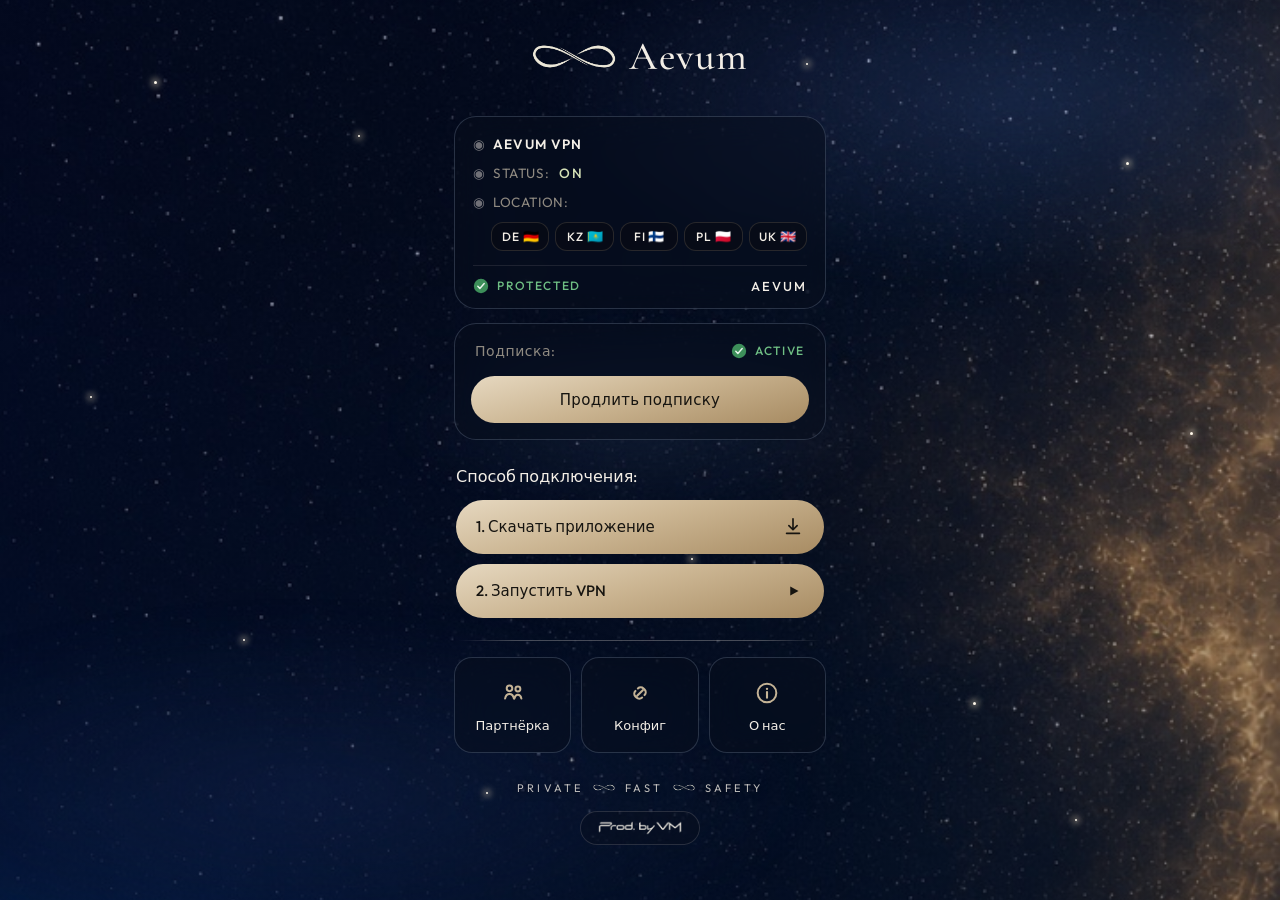
<file: index.html>
<!DOCTYPE html>
<html lang="ru">
  <head>
    <meta charset="UTF-8" />
    <meta
      name="viewport"
      content="width=device-width, initial-scale=1, maximum-scale=1, user-scalable=no"
    />
    <title>Aevum</title>
    <script src="https://telegram.org/js/telegram-web-app.js"></script>
    <link rel="preconnect" href="https://fonts.googleapis.com" />
    <link rel="preconnect" href="https://fonts.gstatic.com" crossorigin />
    <link
      href="https://fonts.googleapis.com/css2?family=Cormorant+Garamond:wght@500;600&family=Outfit:wght@300;400;500&display=swap"
      rel="stylesheet"
    />
    <link rel="stylesheet" href="./styles.css?v=18" />
  </head>
  <body>
    <main class="app">
      <header class="brand">
        <img class="infinity" src="./infinity.png?v=2" alt="" />
        <h1>Aevum</h1>
      </header>

      <section class="status-card" aria-label="Состояние сети">
        <p class="line">
          <span class="dot">◉</span>
          <strong class="title">AEVUM VPN</strong>
        </p>
        <p class="line">
          <span class="dot">◉</span>
          <span class="label">STATUS:</span>
          <span class="on">ON</span>
        </p>
        <p class="line">
          <span class="dot">◉</span>
          <span class="label">LOCATION:</span>
        </p>
        <div class="loc-list" id="loc-list"></div>
        <div class="status-foot">
          <span class="protected">
            <svg viewBox="0 0 20 20" width="16" height="16" aria-hidden="true">
              <circle cx="10" cy="10" r="9" fill="#3d8f5a" />
              <path
                d="M6 10.2 8.6 13l5.4-6"
                fill="none"
                stroke="#eaf6ee"
                stroke-width="1.8"
                stroke-linecap="round"
                stroke-linejoin="round"
              />
            </svg>
            PROTECTED
          </span>
          <span class="foot-brand">AEVUM</span>
        </div>
      </section>

      <section class="plan-card" aria-label="Подписка">
        <div class="plan-row">
          <span class="plan-label">Подписка:</span>
          <span class="plan-until" id="plan-until" hidden>До 00.00.0000</span>
          <span class="plan-active">
            <svg viewBox="0 0 20 20" width="16" height="16" aria-hidden="true">
              <circle cx="10" cy="10" r="9" fill="#3d8f5a" />
              <path
                d="M6 10.2 8.6 13l5.4-6"
                fill="none"
                stroke="#eaf6ee"
                stroke-width="1.8"
                stroke-linecap="round"
                stroke-linejoin="round"
              />
            </svg>
            ACTIVE
          </span>
        </div>
        <button class="pay-btn" type="button" id="pay-btn">Продлить подписку</button>
      </section>

      <section class="connect" aria-label="Способ подключения">
        <h2 class="connect-title">Способ подключения:</h2>
        <button class="connect-btn connect-primary" type="button" id="download-btn">
          <span>1. Скачать приложение</span>
          <svg viewBox="0 0 24 24" width="22" height="22" aria-hidden="true">
            <path
              d="M12 3v12m0 0 4.5-4.5M12 15 7.5 10.5M5 19h14"
              fill="none"
              stroke="currentColor"
              stroke-width="1.8"
              stroke-linecap="round"
              stroke-linejoin="round"
            />
          </svg>
        </button>
        <button class="connect-btn connect-secondary" type="button" id="launch-btn">
          <span>2. Запустить VPN</span>
          <svg viewBox="0 0 24 24" width="22" height="22" aria-hidden="true">
            <path d="M9 7.2v9.6L18 12 9 7.2Z" fill="currentColor" />
          </svg>
        </button>
      </section>

      <div class="fade-line" aria-hidden="true"></div>

      <nav class="tiles" aria-label="Дополнительно">
        <a class="tile" href="./partner.html">
          <svg viewBox="0 0 24 24" width="28" height="28" aria-hidden="true">
            <circle cx="9" cy="8" r="2.4" fill="none" stroke="currentColor" stroke-width="1.7" />
            <path
              d="M5.2 16.8c.5-2.6 2.1-4 3.8-4s3.3 1.4 3.8 4"
              fill="none"
              stroke="currentColor"
              stroke-width="1.7"
              stroke-linecap="round"
            />
            <circle cx="16.2" cy="8.6" r="2.1" fill="none" stroke="currentColor" stroke-width="1.7" />
            <path
              d="M13.2 16.8c.4-2.1 1.7-3.3 3-3.3s2.6 1.2 3 3.3"
              fill="none"
              stroke="currentColor"
              stroke-width="1.7"
              stroke-linecap="round"
            />
          </svg>
          Партнёрка
        </a>
        <a class="tile" href="./config.html">
          <svg viewBox="0 0 24 24" width="28" height="28" aria-hidden="true">
            <path
              d="M9.6 14.4 14.4 9.6"
              fill="none"
              stroke="currentColor"
              stroke-width="1.8"
              stroke-linecap="round"
            />
            <path
              d="M10.2 8.1a3.4 3.4 0 0 1 4.8 0l.9.9a3.4 3.4 0 0 1 0 4.8"
              fill="none"
              stroke="currentColor"
              stroke-width="1.8"
              stroke-linecap="round"
            />
            <path
              d="M13.8 15.9a3.4 3.4 0 0 1-4.8 0l-.9-.9a3.4 3.4 0 0 1 0-4.8"
              fill="none"
              stroke="currentColor"
              stroke-width="1.8"
              stroke-linecap="round"
            />
          </svg>
          Конфиг
        </a>
        <a class="tile" href="./about.html">
          <svg viewBox="0 0 24 24" width="28" height="28" aria-hidden="true">
            <circle cx="12" cy="12" r="8" fill="none" stroke="currentColor" stroke-width="1.7" />
            <path d="M12 11.2V16" fill="none" stroke="currentColor" stroke-width="1.8" stroke-linecap="round" />
            <circle cx="12" cy="8.4" r="1" fill="currentColor" />
          </svg>
          О нас
        </a>
      </nav>

      <p class="tag">
        PRIVATE
        <img class="tag-infinity" src="./infinity.png?v=2" alt="" />
        FAST
        <img class="tag-infinity" src="./infinity.png?v=2" alt="" />
        SAFETY
      </p>
      <p class="credit">
        <span><img src="./prod-by-vm.png" alt="Prod. by VM" /></span>
      </p>
    </main>

    <div class="sheet download-sheet" id="download-sheet" hidden>
      <div
        class="sheet-card download-card"
        role="dialog"
        aria-modal="true"
        aria-labelledby="download-title"
      >
        <div id="download-os">
          <h3 id="download-title">Скачать приложение</h3>
          <p>Выберите вашу платформу</p>
          <div class="os-list" id="os-list"></div>
        </div>
        <div id="download-apps" hidden>
          <button class="download-back" type="button" id="download-back">‹ Назад</button>
          <h3 id="download-os-title">Приложение</h3>
          <p>Выберите приложение</p>
          <div class="app-list" id="app-list"></div>
        </div>
        <button class="download-close" type="button" id="download-close">Закрыть</button>
      </div>
    </div>

    <div class="sheet download-sheet" id="launch-sheet" hidden>
      <div class="sheet-card launch-card" role="dialog" aria-modal="true" aria-labelledby="launch-copy">
        <button class="launch-copy" type="button" id="launch-copy">Скопировать ссылку</button>
        <ol class="launch-steps">
          <li>
            <span>1</span>
            <p>Нажмите <b>«Скопировать ссылку»</b></p>
          </li>
          <li>
            <span>2</span>
            <p>Откройте приложение <b>Shadowrocket</b><br />или <b>Happ</b></p>
          </li>
          <li>
            <span>3</span>
            <p>Нажмите + → <b>Импорт из буфера</b></p>
          </li>
        </ol>
        <button class="download-close" type="button" id="launch-close">Закрыть</button>
      </div>
    </div>

    <p class="toast" id="toast" hidden></p>
    <script src="./app.js?v=26"></script>
  </body>
</html>
</file>
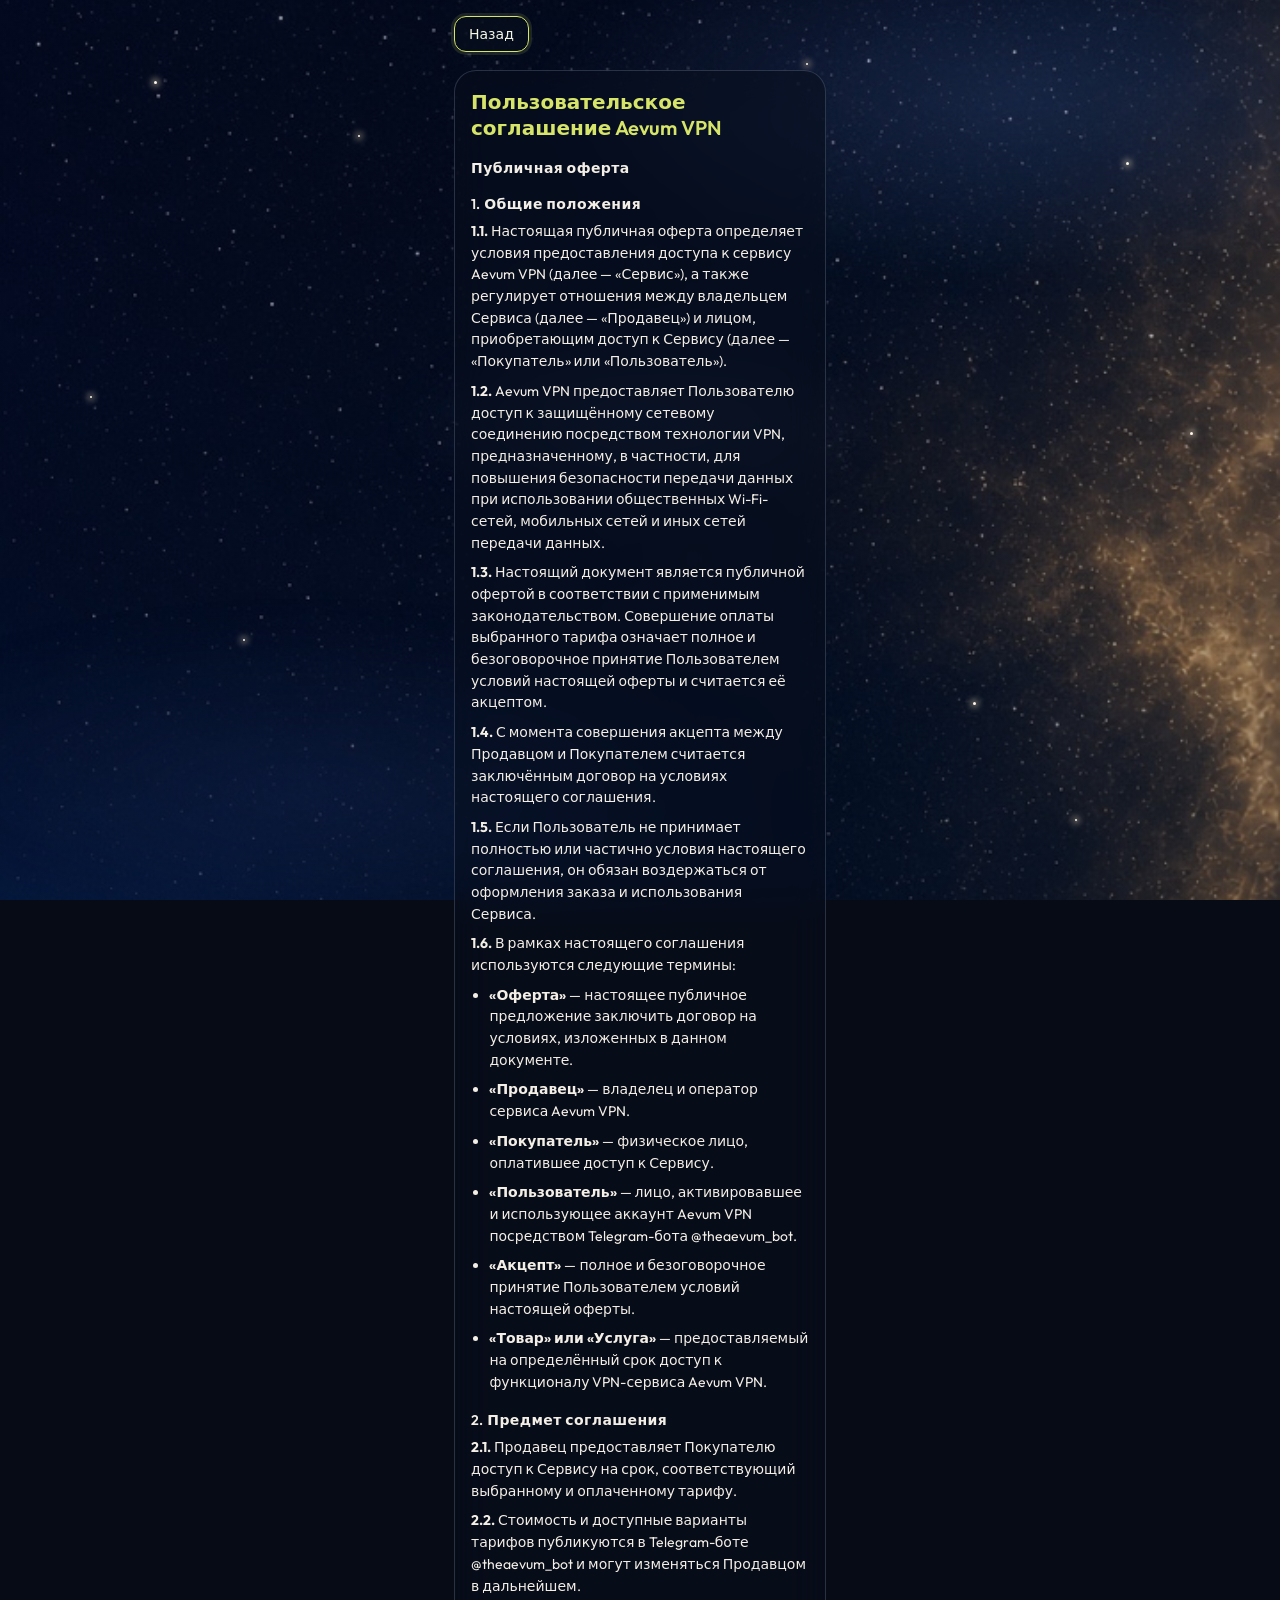
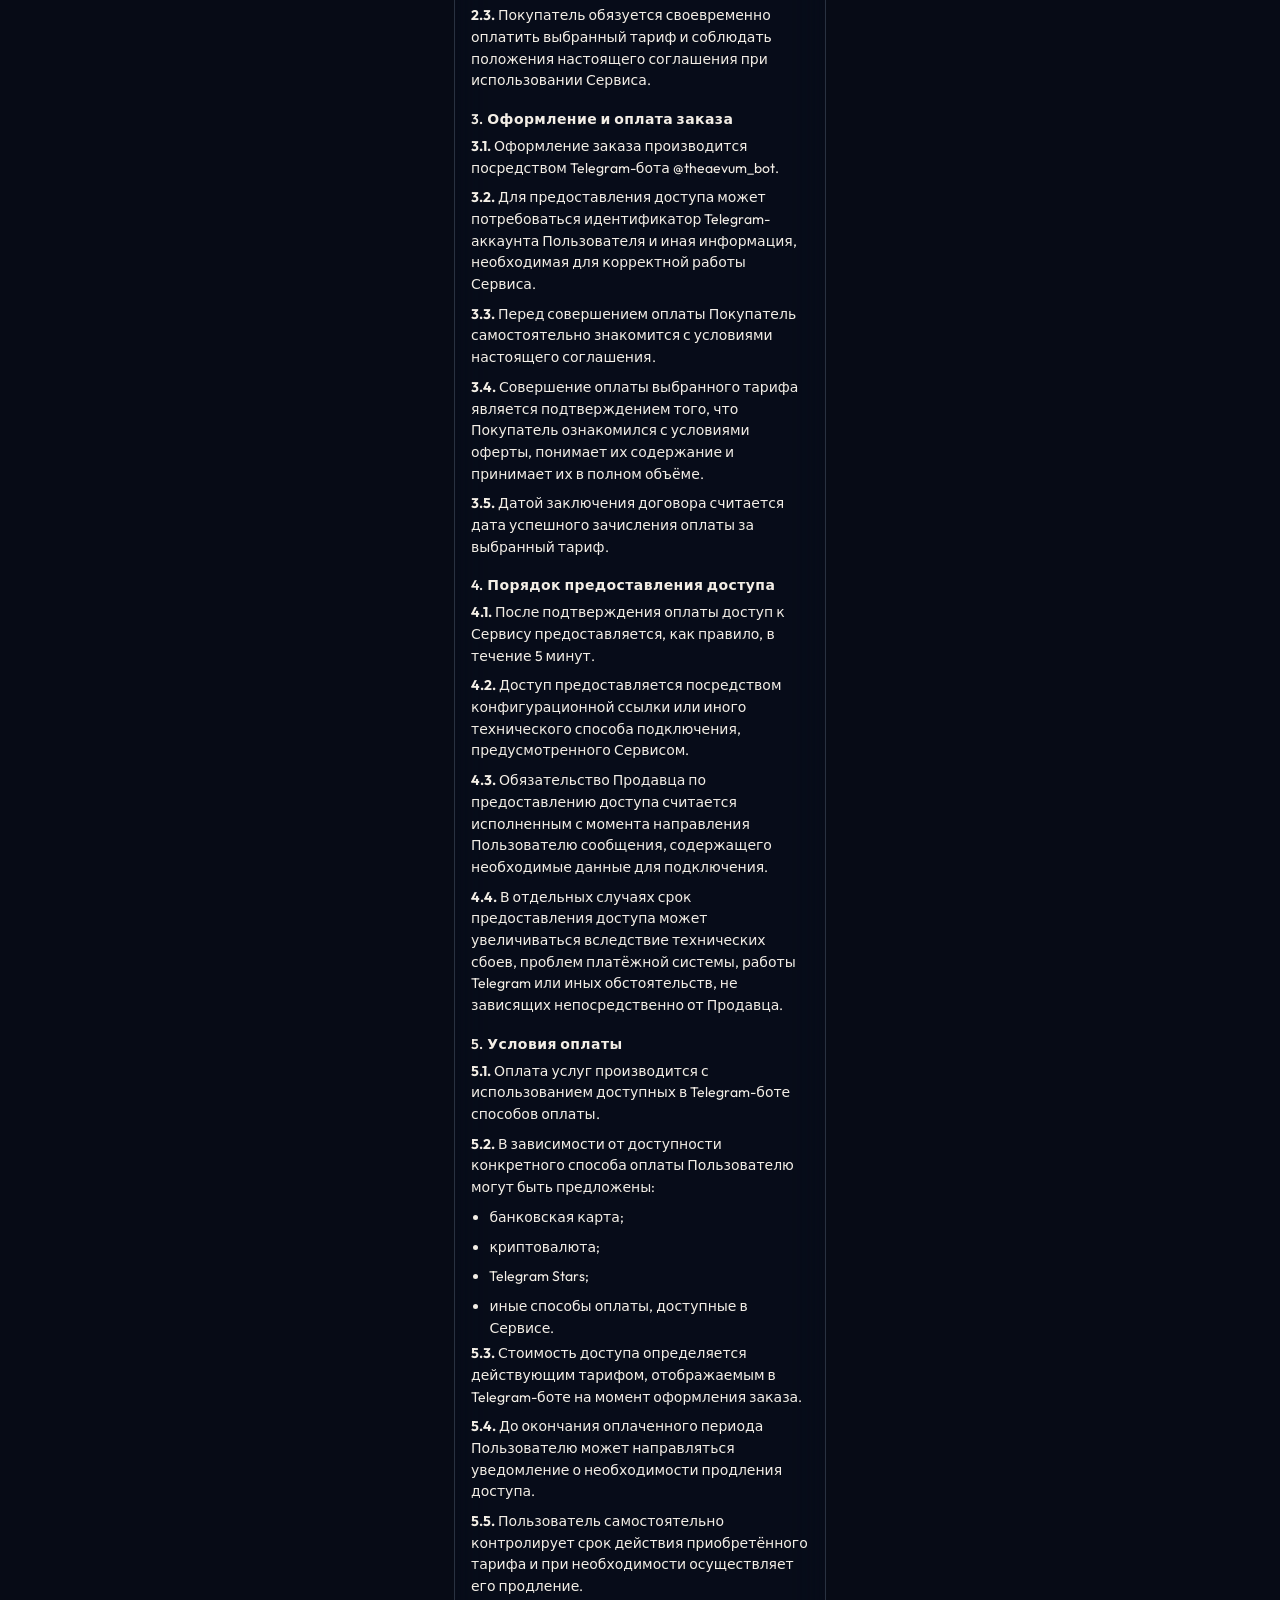
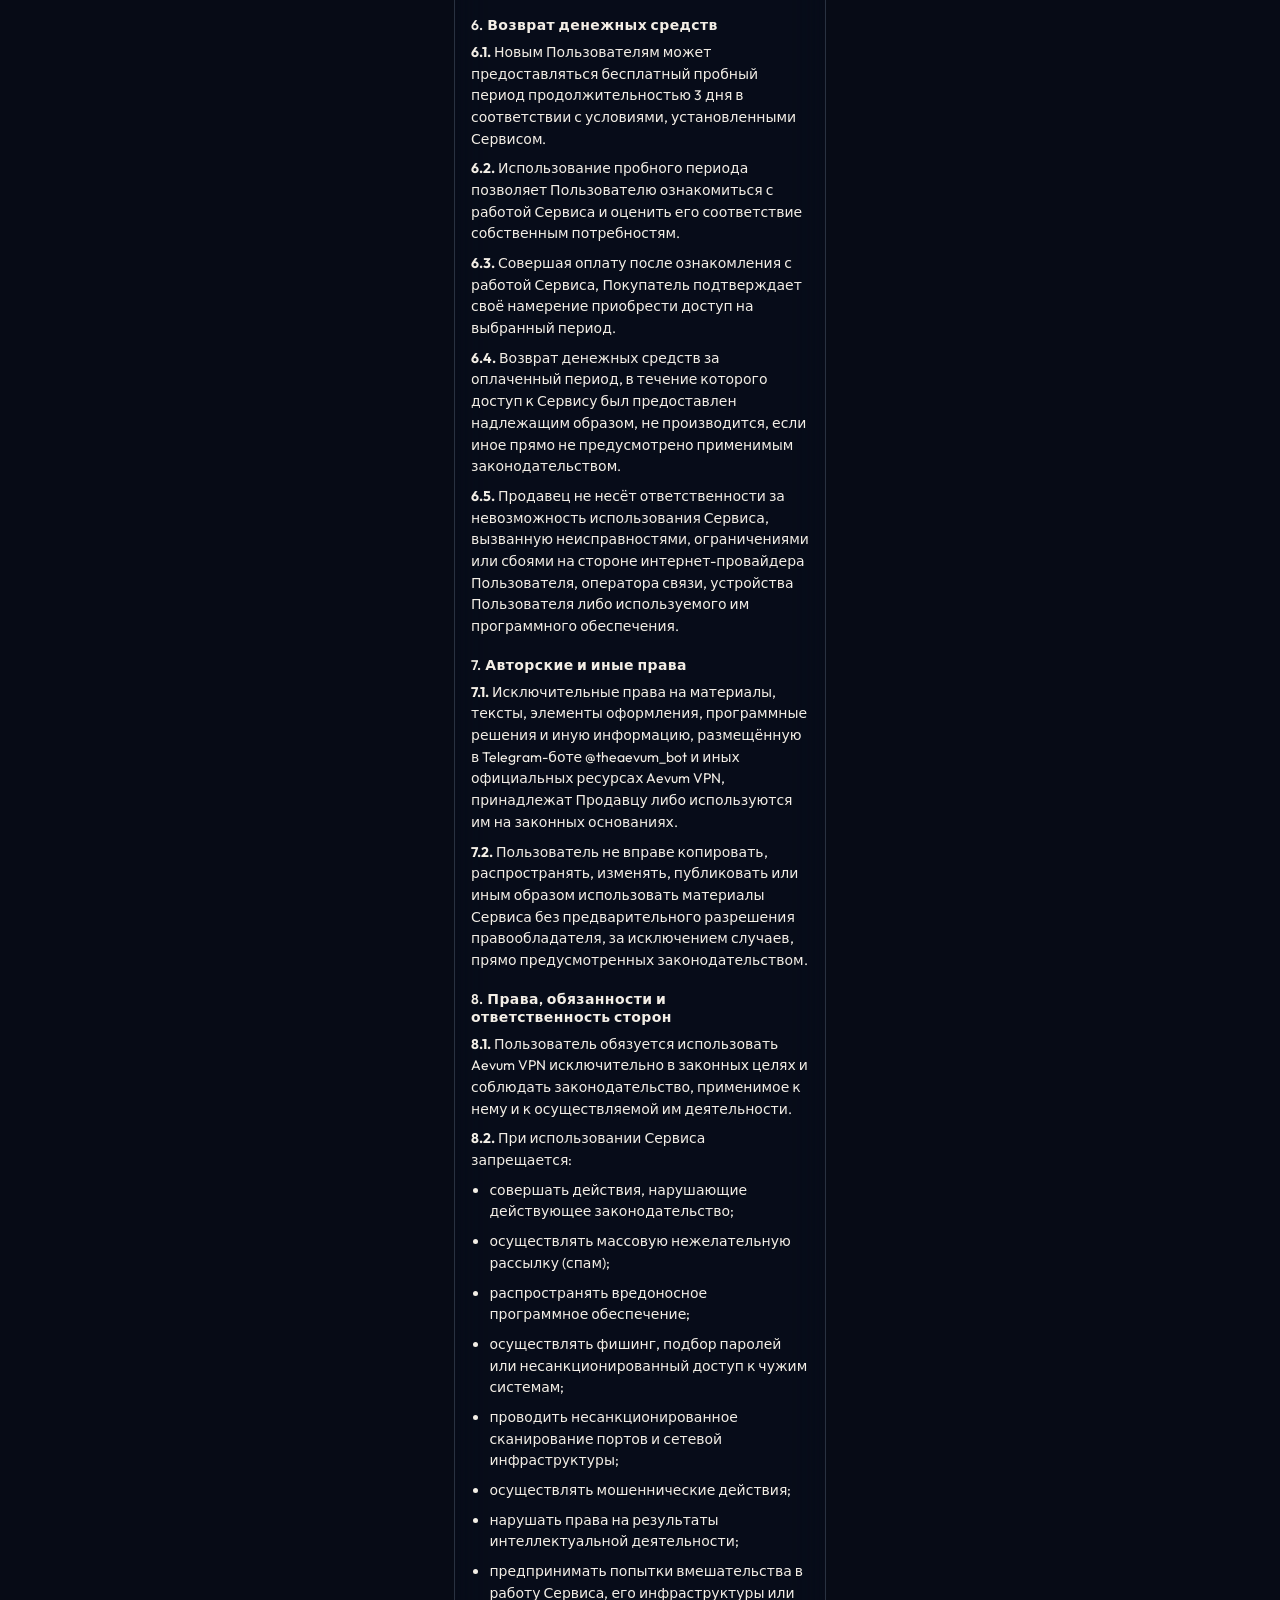
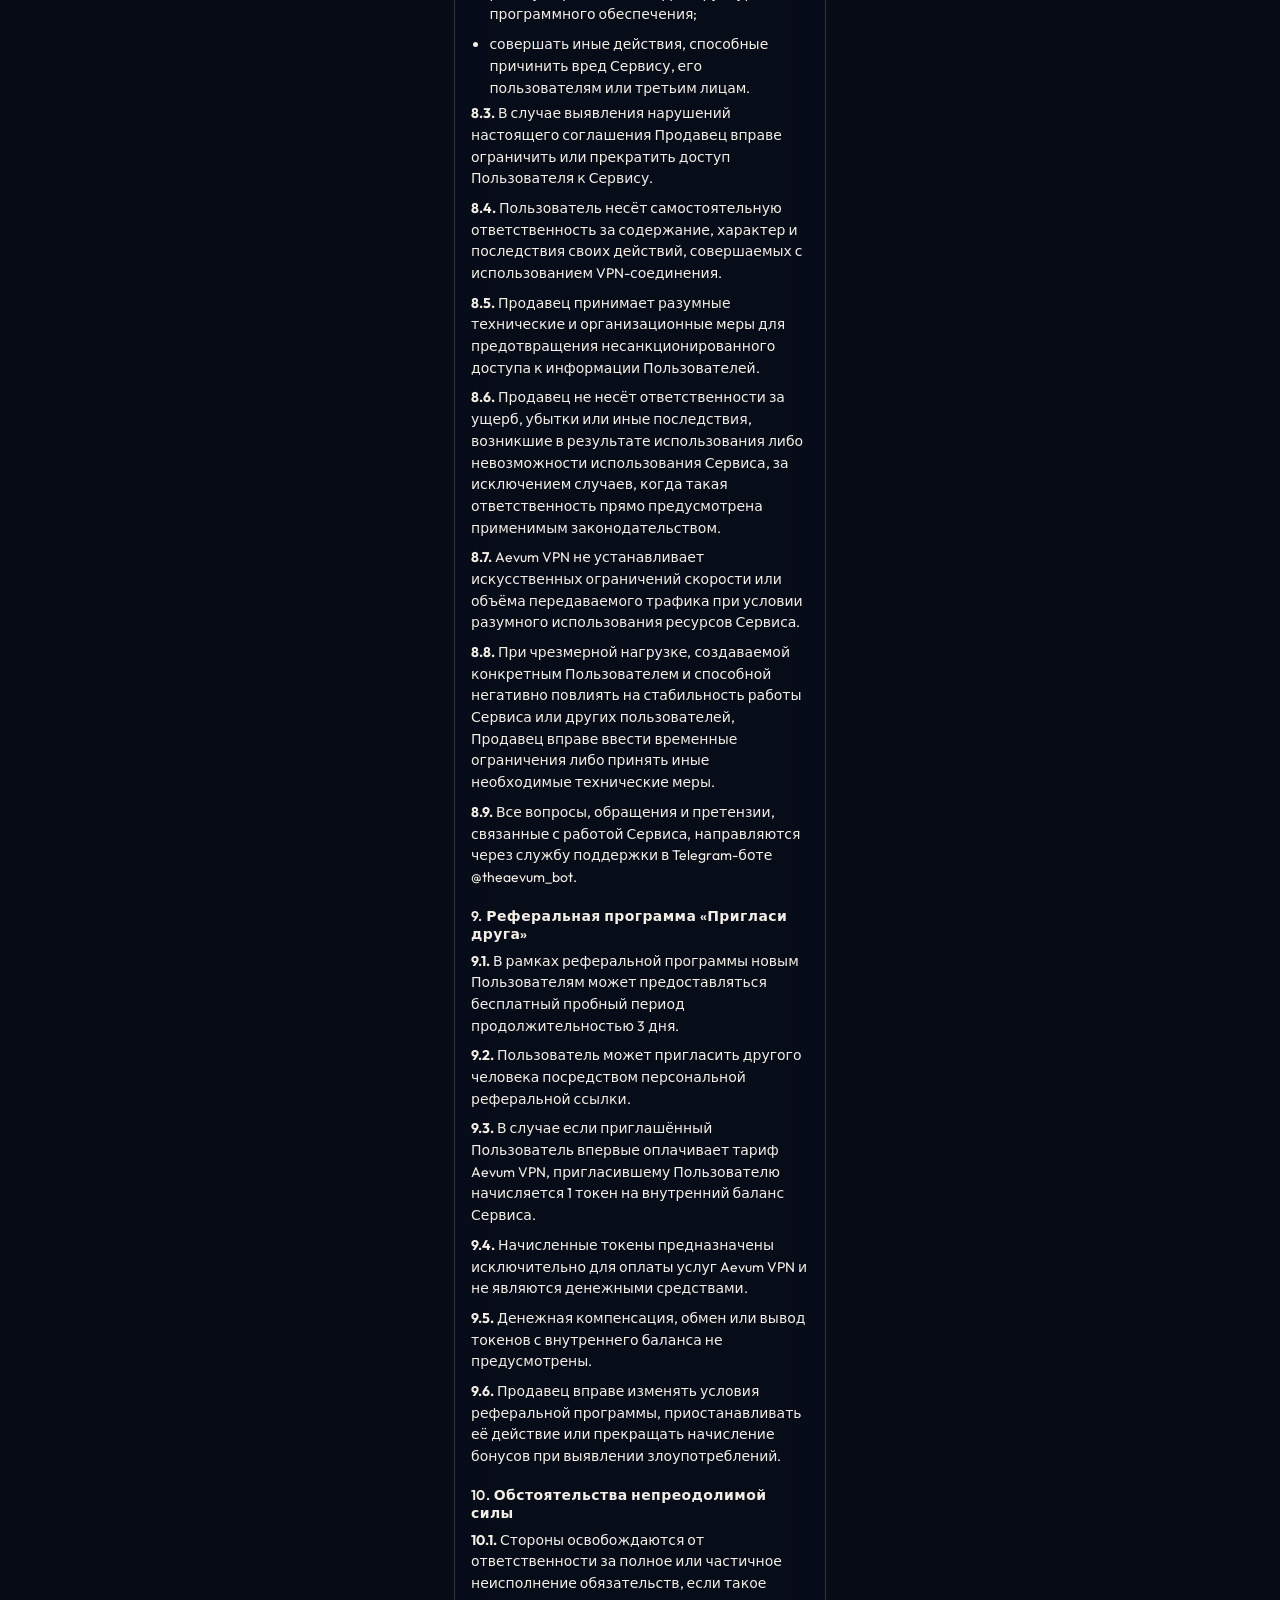
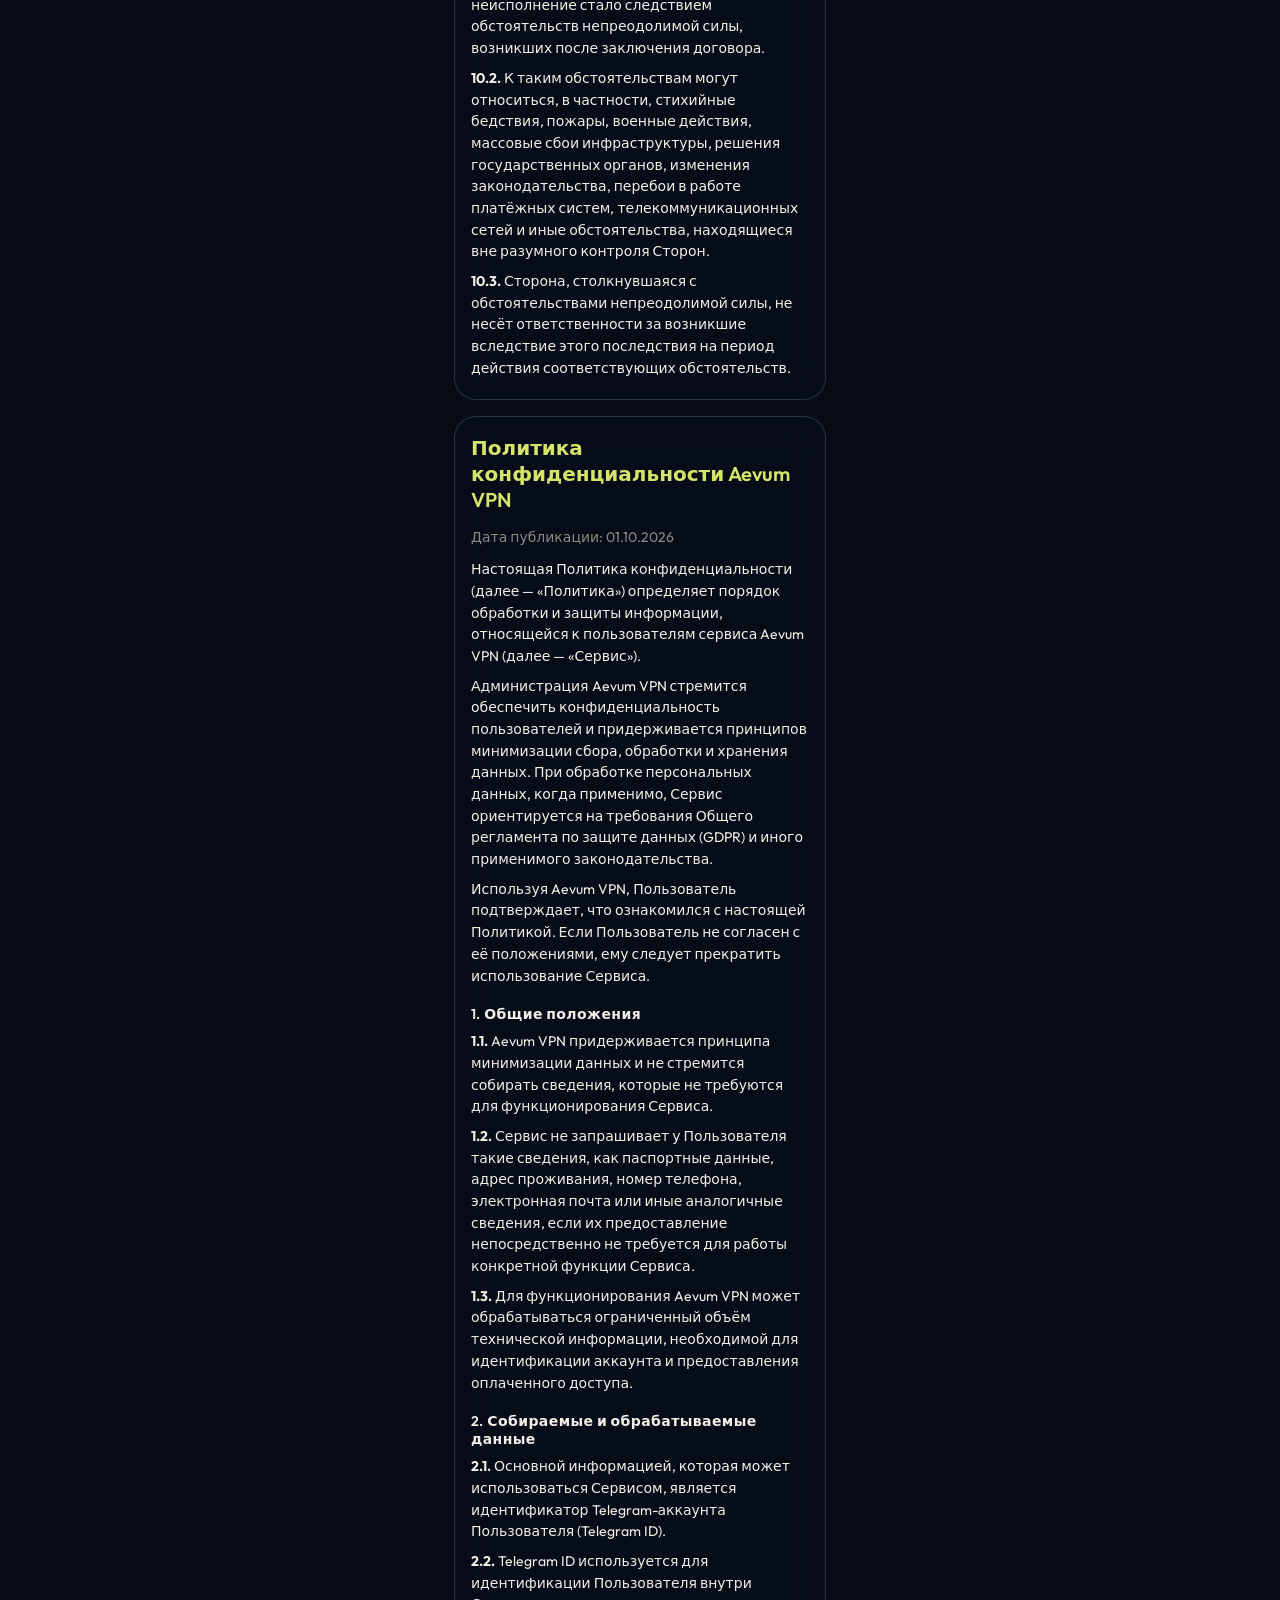
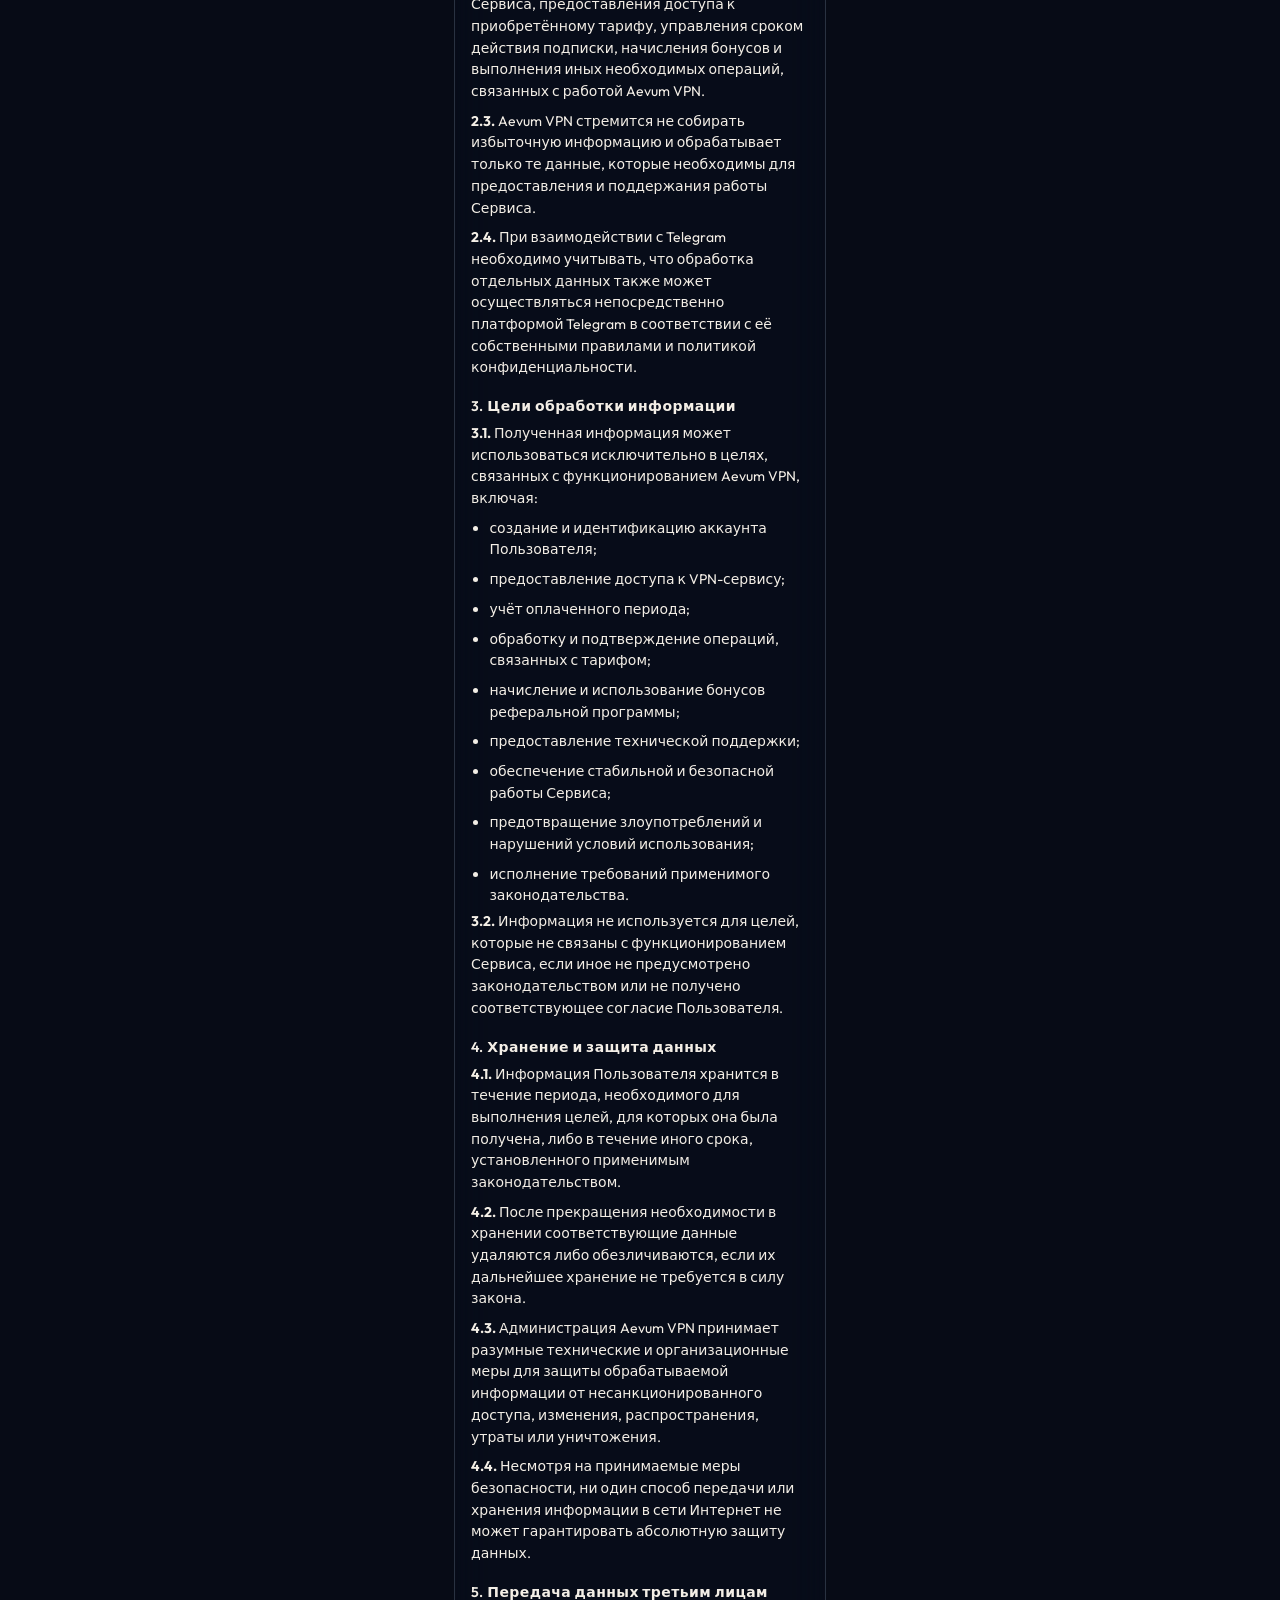
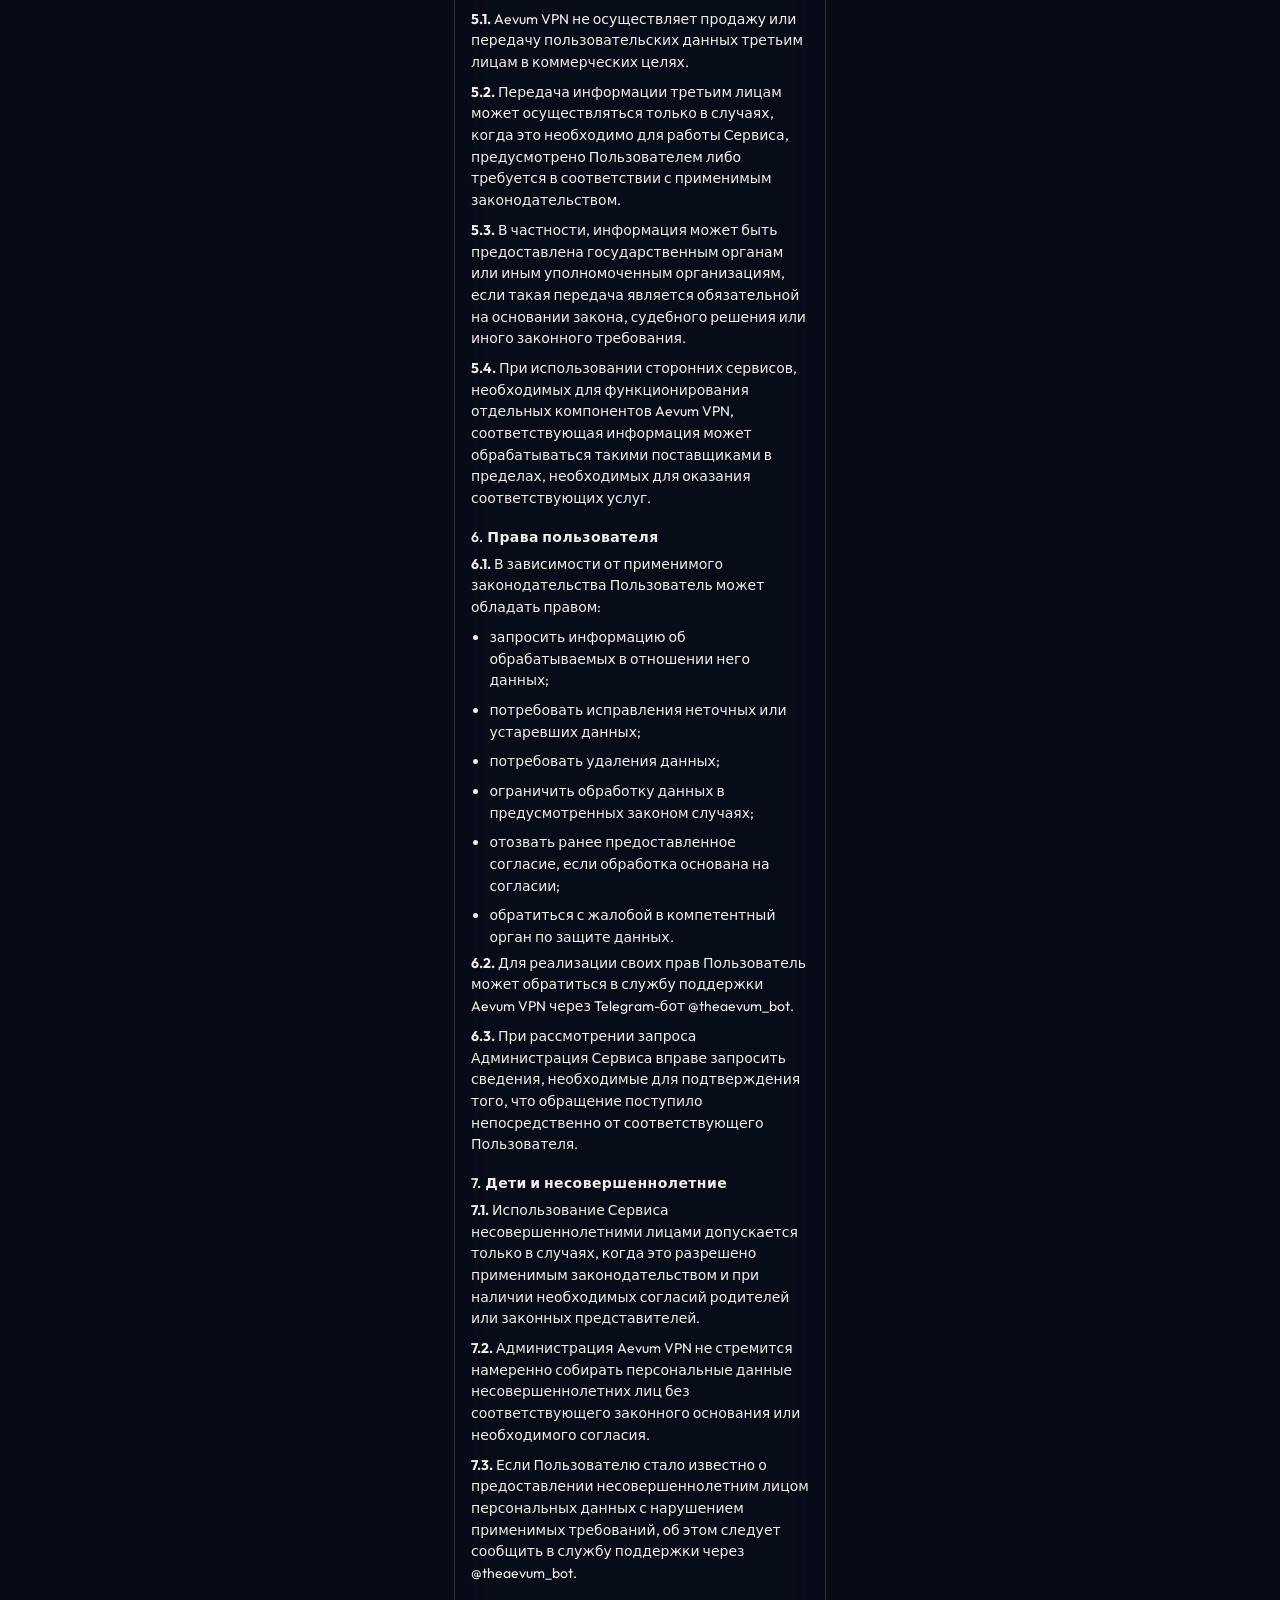
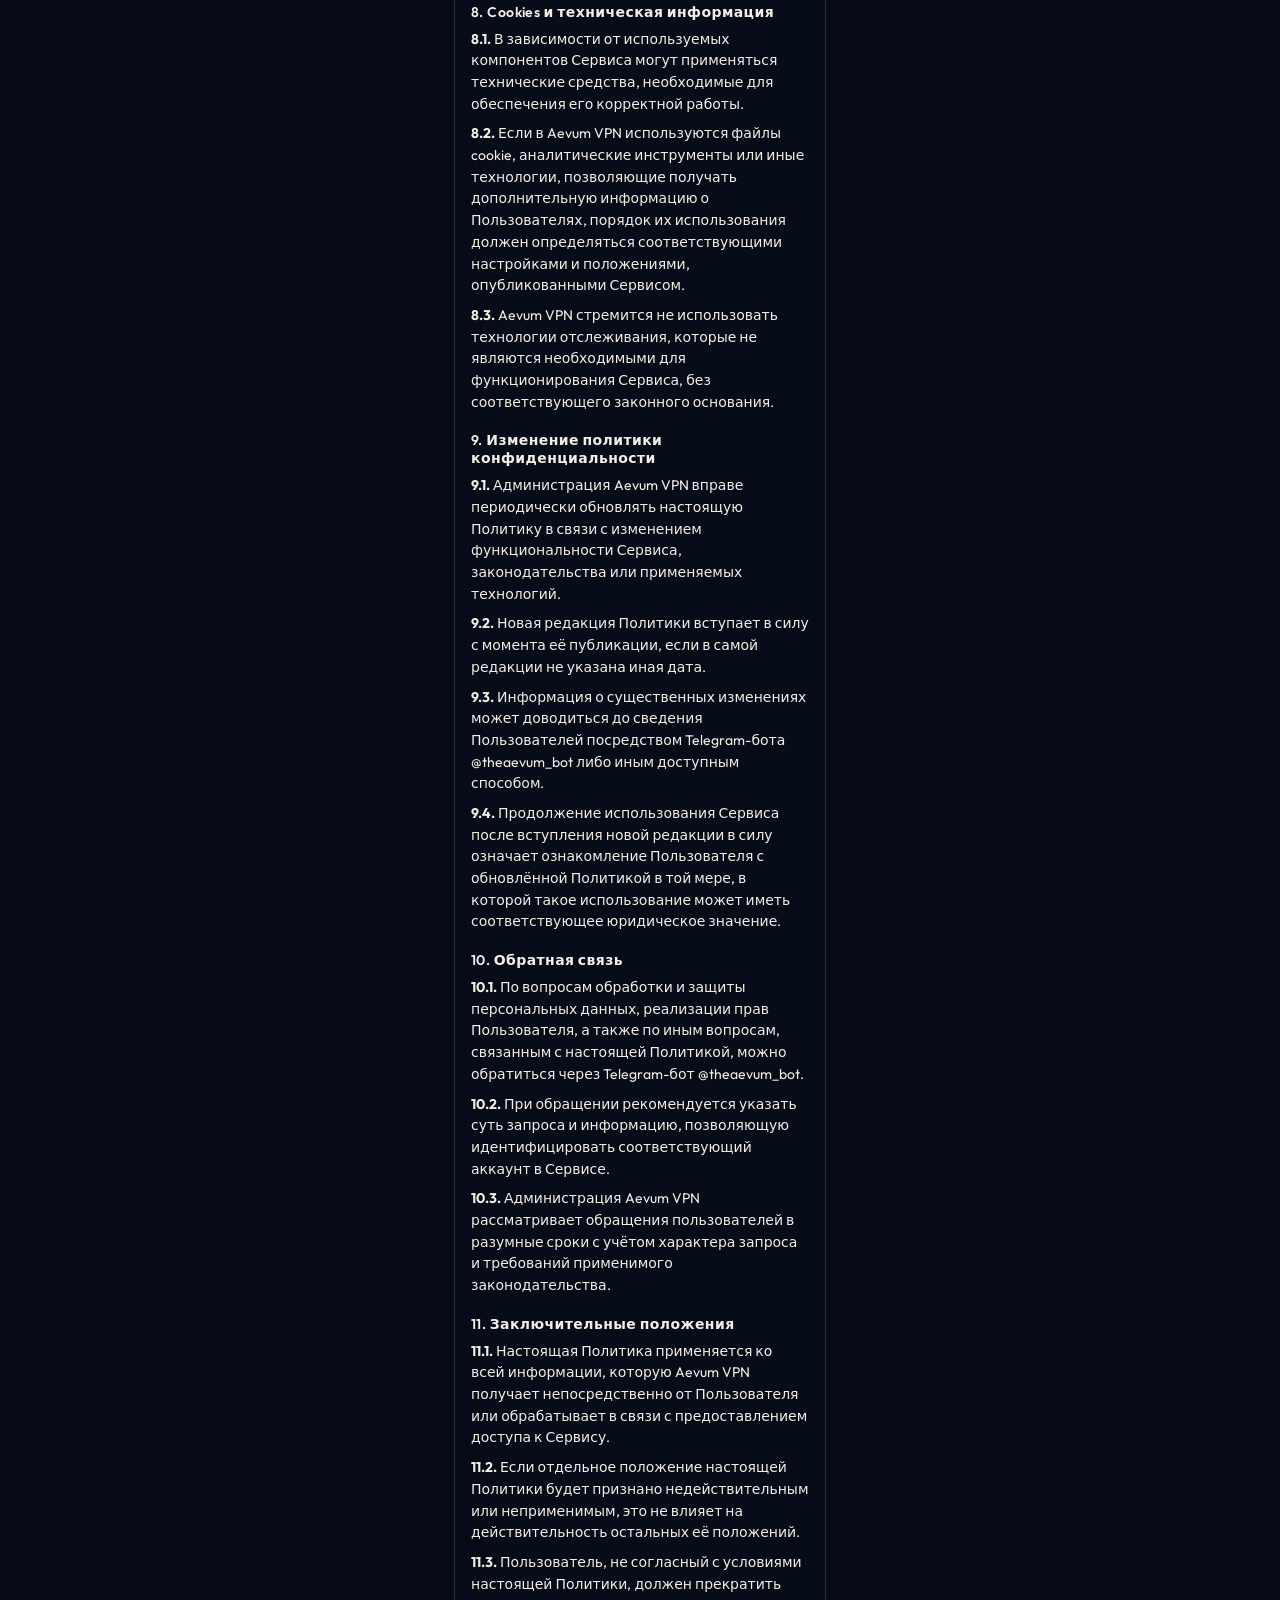
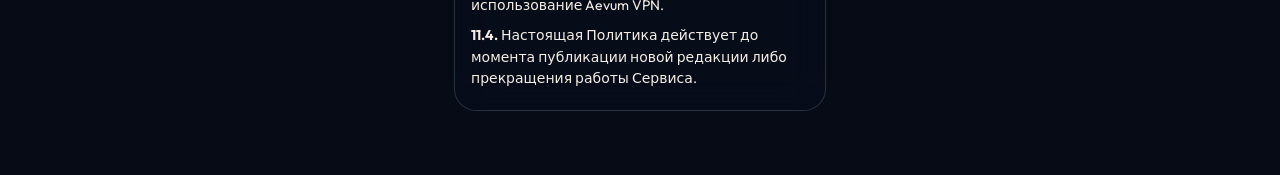
<file: about.html>
<!DOCTYPE html>
<html lang="ru">
  <head>
    <meta charset="UTF-8" />
    <meta
      name="viewport"
      content="width=device-width, initial-scale=1, maximum-scale=1, user-scalable=no"
    />
    <title>Aevum — О нас</title>
    <script src="https://telegram.org/js/telegram-web-app.js"></script>
    <link rel="preconnect" href="https://fonts.googleapis.com" />
    <link rel="preconnect" href="https://fonts.gstatic.com" crossorigin />
    <link
      href="https://fonts.googleapis.com/css2?family=Cormorant+Garamond:wght@500;600&family=Outfit:wght@300;400;500;600&display=swap"
      rel="stylesheet"
    />
    <link rel="stylesheet" href="./styles.css?v=18" />
  </head>
  <body>
    <main class="app legal-page">
      <a class="legal-back" href="./index.html">Назад</a>

      <article class="legal-doc">
        <h2>Пользовательское соглашение Aevum VPN</h2>
        <h3>Публичная оферта</h3>

        <h3>1. Общие положения</h3>
        <p><strong>1.1.</strong> Настоящая публичная оферта определяет условия предоставления доступа к сервису Aevum VPN (далее — «Сервис»), а также регулирует отношения между владельцем Сервиса (далее — «Продавец») и лицом, приобретающим доступ к Сервису (далее — «Покупатель» или «Пользователь»).</p>
        <p><strong>1.2.</strong> Aevum VPN предоставляет Пользователю доступ к защищённому сетевому соединению посредством технологии VPN, предназначенному, в частности, для повышения безопасности передачи данных при использовании общественных Wi-Fi-сетей, мобильных сетей и иных сетей передачи данных.</p>
        <p><strong>1.3.</strong> Настоящий документ является публичной офертой в соответствии с применимым законодательством. Совершение оплаты выбранного тарифа означает полное и безоговорочное принятие Пользователем условий настоящей оферты и считается её акцептом.</p>
        <p><strong>1.4.</strong> С момента совершения акцепта между Продавцом и Покупателем считается заключённым договор на условиях настоящего соглашения.</p>
        <p><strong>1.5.</strong> Если Пользователь не принимает полностью или частично условия настоящего соглашения, он обязан воздержаться от оформления заказа и использования Сервиса.</p>
        <p><strong>1.6.</strong> В рамках настоящего соглашения используются следующие термины:</p>
        <ul>
          <li><strong>«Оферта»</strong> — настоящее публичное предложение заключить договор на условиях, изложенных в данном документе.</li>
          <li><strong>«Продавец»</strong> — владелец и оператор сервиса Aevum VPN.</li>
          <li><strong>«Покупатель»</strong> — физическое лицо, оплатившее доступ к Сервису.</li>
          <li><strong>«Пользователь»</strong> — лицо, активировавшее и использующее аккаунт Aevum VPN посредством Telegram-бота @theaevum_bot.</li>
          <li><strong>«Акцепт»</strong> — полное и безоговорочное принятие Пользователем условий настоящей оферты.</li>
          <li><strong>«Товар» или «Услуга»</strong> — предоставляемый на определённый срок доступ к функционалу VPN-сервиса Aevum VPN.</li>
        </ul>

        <h3>2. Предмет соглашения</h3>
        <p><strong>2.1.</strong> Продавец предоставляет Покупателю доступ к Сервису на срок, соответствующий выбранному и оплаченному тарифу.</p>
        <p><strong>2.2.</strong> Стоимость и доступные варианты тарифов публикуются в Telegram-боте @theaevum_bot и могут изменяться Продавцом в дальнейшем.</p>
        <p><strong>2.3.</strong> Покупатель обязуется своевременно оплатить выбранный тариф и соблюдать положения настоящего соглашения при использовании Сервиса.</p>

        <h3>3. Оформление и оплата заказа</h3>
        <p><strong>3.1.</strong> Оформление заказа производится посредством Telegram-бота @theaevum_bot.</p>
        <p><strong>3.2.</strong> Для предоставления доступа может потребоваться идентификатор Telegram-аккаунта Пользователя и иная информация, необходимая для корректной работы Сервиса.</p>
        <p><strong>3.3.</strong> Перед совершением оплаты Покупатель самостоятельно знакомится с условиями настоящего соглашения.</p>
        <p><strong>3.4.</strong> Совершение оплаты выбранного тарифа является подтверждением того, что Покупатель ознакомился с условиями оферты, понимает их содержание и принимает их в полном объёме.</p>
        <p><strong>3.5.</strong> Датой заключения договора считается дата успешного зачисления оплаты за выбранный тариф.</p>

        <h3>4. Порядок предоставления доступа</h3>
        <p><strong>4.1.</strong> После подтверждения оплаты доступ к Сервису предоставляется, как правило, в течение 5 минут.</p>
        <p><strong>4.2.</strong> Доступ предоставляется посредством конфигурационной ссылки или иного технического способа подключения, предусмотренного Сервисом.</p>
        <p><strong>4.3.</strong> Обязательство Продавца по предоставлению доступа считается исполненным с момента направления Пользователю сообщения, содержащего необходимые данные для подключения.</p>
        <p><strong>4.4.</strong> В отдельных случаях срок предоставления доступа может увеличиваться вследствие технических сбоев, проблем платёжной системы, работы Telegram или иных обстоятельств, не зависящих непосредственно от Продавца.</p>

        <h3>5. Условия оплаты</h3>
        <p><strong>5.1.</strong> Оплата услуг производится с использованием доступных в Telegram-боте способов оплаты.</p>
        <p><strong>5.2.</strong> В зависимости от доступности конкретного способа оплаты Пользователю могут быть предложены:</p>
        <ul>
          <li>банковская карта;</li>
          <li>криптовалюта;</li>
          <li>Telegram Stars;</li>
          <li>иные способы оплаты, доступные в Сервисе.</li>
        </ul>
        <p><strong>5.3.</strong> Стоимость доступа определяется действующим тарифом, отображаемым в Telegram-боте на момент оформления заказа.</p>
        <p><strong>5.4.</strong> До окончания оплаченного периода Пользователю может направляться уведомление о необходимости продления доступа.</p>
        <p><strong>5.5.</strong> Пользователь самостоятельно контролирует срок действия приобретённого тарифа и при необходимости осуществляет его продление.</p>

        <h3>6. Возврат денежных средств</h3>
        <p><strong>6.1.</strong> Новым Пользователям может предоставляться бесплатный пробный период продолжительностью 3 дня в соответствии с условиями, установленными Сервисом.</p>
        <p><strong>6.2.</strong> Использование пробного периода позволяет Пользователю ознакомиться с работой Сервиса и оценить его соответствие собственным потребностям.</p>
        <p><strong>6.3.</strong> Совершая оплату после ознакомления с работой Сервиса, Покупатель подтверждает своё намерение приобрести доступ на выбранный период.</p>
        <p><strong>6.4.</strong> Возврат денежных средств за оплаченный период, в течение которого доступ к Сервису был предоставлен надлежащим образом, не производится, если иное прямо не предусмотрено применимым законодательством.</p>
        <p><strong>6.5.</strong> Продавец не несёт ответственности за невозможность использования Сервиса, вызванную неисправностями, ограничениями или сбоями на стороне интернет-провайдера Пользователя, оператора связи, устройства Пользователя либо используемого им программного обеспечения.</p>

        <h3>7. Авторские и иные права</h3>
        <p><strong>7.1.</strong> Исключительные права на материалы, тексты, элементы оформления, программные решения и иную информацию, размещённую в Telegram-боте @theaevum_bot и иных официальных ресурсах Aevum VPN, принадлежат Продавцу либо используются им на законных основаниях.</p>
        <p><strong>7.2.</strong> Пользователь не вправе копировать, распространять, изменять, публиковать или иным образом использовать материалы Сервиса без предварительного разрешения правообладателя, за исключением случаев, прямо предусмотренных законодательством.</p>

        <h3>8. Права, обязанности и ответственность сторон</h3>
        <p><strong>8.1.</strong> Пользователь обязуется использовать Aevum VPN исключительно в законных целях и соблюдать законодательство, применимое к нему и к осуществляемой им деятельности.</p>
        <p><strong>8.2.</strong> При использовании Сервиса запрещается:</p>
        <ul>
          <li>совершать действия, нарушающие действующее законодательство;</li>
          <li>осуществлять массовую нежелательную рассылку (спам);</li>
          <li>распространять вредоносное программное обеспечение;</li>
          <li>осуществлять фишинг, подбор паролей или несанкционированный доступ к чужим системам;</li>
          <li>проводить несанкционированное сканирование портов и сетевой инфраструктуры;</li>
          <li>осуществлять мошеннические действия;</li>
          <li>нарушать права на результаты интеллектуальной деятельности;</li>
          <li>предпринимать попытки вмешательства в работу Сервиса, его инфраструктуры или программного обеспечения;</li>
          <li>совершать иные действия, способные причинить вред Сервису, его пользователям или третьим лицам.</li>
        </ul>
        <p><strong>8.3.</strong> В случае выявления нарушений настоящего соглашения Продавец вправе ограничить или прекратить доступ Пользователя к Сервису.</p>
        <p><strong>8.4.</strong> Пользователь несёт самостоятельную ответственность за содержание, характер и последствия своих действий, совершаемых с использованием VPN-соединения.</p>
        <p><strong>8.5.</strong> Продавец принимает разумные технические и организационные меры для предотвращения несанкционированного доступа к информации Пользователей.</p>
        <p><strong>8.6.</strong> Продавец не несёт ответственности за ущерб, убытки или иные последствия, возникшие в результате использования либо невозможности использования Сервиса, за исключением случаев, когда такая ответственность прямо предусмотрена применимым законодательством.</p>
        <p><strong>8.7.</strong> Aevum VPN не устанавливает искусственных ограничений скорости или объёма передаваемого трафика при условии разумного использования ресурсов Сервиса.</p>
        <p><strong>8.8.</strong> При чрезмерной нагрузке, создаваемой конкретным Пользователем и способной негативно повлиять на стабильность работы Сервиса или других пользователей, Продавец вправе ввести временные ограничения либо принять иные необходимые технические меры.</p>
        <p><strong>8.9.</strong> Все вопросы, обращения и претензии, связанные с работой Сервиса, направляются через службу поддержки в Telegram-боте @theaevum_bot.</p>

        <h3>9. Реферальная программа «Пригласи друга»</h3>
        <p><strong>9.1.</strong> В рамках реферальной программы новым Пользователям может предоставляться бесплатный пробный период продолжительностью 3 дня.</p>
        <p><strong>9.2.</strong> Пользователь может пригласить другого человека посредством персональной реферальной ссылки.</p>
        <p><strong>9.3.</strong> В случае если приглашённый Пользователь впервые оплачивает тариф Aevum VPN, пригласившему Пользователю начисляется 1 токен на внутренний баланс Сервиса.</p>
        <p><strong>9.4.</strong> Начисленные токены предназначены исключительно для оплаты услуг Aevum VPN и не являются денежными средствами.</p>
        <p><strong>9.5.</strong> Денежная компенсация, обмен или вывод токенов с внутреннего баланса не предусмотрены.</p>
        <p><strong>9.6.</strong> Продавец вправе изменять условия реферальной программы, приостанавливать её действие или прекращать начисление бонусов при выявлении злоупотреблений.</p>

        <h3>10. Обстоятельства непреодолимой силы</h3>
        <p><strong>10.1.</strong> Стороны освобождаются от ответственности за полное или частичное неисполнение обязательств, если такое неисполнение стало следствием обстоятельств непреодолимой силы, возникших после заключения договора.</p>
        <p><strong>10.2.</strong> К таким обстоятельствам могут относиться, в частности, стихийные бедствия, пожары, военные действия, массовые сбои инфраструктуры, решения государственных органов, изменения законодательства, перебои в работе платёжных систем, телекоммуникационных сетей и иные обстоятельства, находящиеся вне разумного контроля Сторон.</p>
        <p><strong>10.3.</strong> Сторона, столкнувшаяся с обстоятельствами непреодолимой силы, не несёт ответственности за возникшие вследствие этого последствия на период действия соответствующих обстоятельств.</p>
      </article>

      <article class="legal-doc">
        <h2>Политика конфиденциальности Aevum VPN</h2>
        <p class="legal-date">Дата публикации: 01.10.2026</p>
        <p>Настоящая Политика конфиденциальности (далее — «Политика») определяет порядок обработки и защиты информации, относящейся к пользователям сервиса Aevum VPN (далее — «Сервис»).</p>
        <p>Администрация Aevum VPN стремится обеспечить конфиденциальность пользователей и придерживается принципов минимизации сбора, обработки и хранения данных. При обработке персональных данных, когда применимо, Сервис ориентируется на требования Общего регламента по защите данных (GDPR) и иного применимого законодательства.</p>
        <p>Используя Aevum VPN, Пользователь подтверждает, что ознакомился с настоящей Политикой. Если Пользователь не согласен с её положениями, ему следует прекратить использование Сервиса.</p>

        <h3>1. Общие положения</h3>
        <p><strong>1.1.</strong> Aevum VPN придерживается принципа минимизации данных и не стремится собирать сведения, которые не требуются для функционирования Сервиса.</p>
        <p><strong>1.2.</strong> Сервис не запрашивает у Пользователя такие сведения, как паспортные данные, адрес проживания, номер телефона, электронная почта или иные аналогичные сведения, если их предоставление непосредственно не требуется для работы конкретной функции Сервиса.</p>
        <p><strong>1.3.</strong> Для функционирования Aevum VPN может обрабатываться ограниченный объём технической информации, необходимой для идентификации аккаунта и предоставления оплаченного доступа.</p>

        <h3>2. Собираемые и обрабатываемые данные</h3>
        <p><strong>2.1.</strong> Основной информацией, которая может использоваться Сервисом, является идентификатор Telegram-аккаунта Пользователя (Telegram ID).</p>
        <p><strong>2.2.</strong> Telegram ID используется для идентификации Пользователя внутри Сервиса, предоставления доступа к приобретённому тарифу, управления сроком действия подписки, начисления бонусов и выполнения иных необходимых операций, связанных с работой Aevum VPN.</p>
        <p><strong>2.3.</strong> Aevum VPN стремится не собирать избыточную информацию и обрабатывает только те данные, которые необходимы для предоставления и поддержания работы Сервиса.</p>
        <p><strong>2.4.</strong> При взаимодействии с Telegram необходимо учитывать, что обработка отдельных данных также может осуществляться непосредственно платформой Telegram в соответствии с её собственными правилами и политикой конфиденциальности.</p>

        <h3>3. Цели обработки информации</h3>
        <p><strong>3.1.</strong> Полученная информация может использоваться исключительно в целях, связанных с функционированием Aevum VPN, включая:</p>
        <ul>
          <li>создание и идентификацию аккаунта Пользователя;</li>
          <li>предоставление доступа к VPN-сервису;</li>
          <li>учёт оплаченного периода;</li>
          <li>обработку и подтверждение операций, связанных с тарифом;</li>
          <li>начисление и использование бонусов реферальной программы;</li>
          <li>предоставление технической поддержки;</li>
          <li>обеспечение стабильной и безопасной работы Сервиса;</li>
          <li>предотвращение злоупотреблений и нарушений условий использования;</li>
          <li>исполнение требований применимого законодательства.</li>
        </ul>
        <p><strong>3.2.</strong> Информация не используется для целей, которые не связаны с функционированием Сервиса, если иное не предусмотрено законодательством или не получено соответствующее согласие Пользователя.</p>

        <h3>4. Хранение и защита данных</h3>
        <p><strong>4.1.</strong> Информация Пользователя хранится в течение периода, необходимого для выполнения целей, для которых она была получена, либо в течение иного срока, установленного применимым законодательством.</p>
        <p><strong>4.2.</strong> После прекращения необходимости в хранении соответствующие данные удаляются либо обезличиваются, если их дальнейшее хранение не требуется в силу закона.</p>
        <p><strong>4.3.</strong> Администрация Aevum VPN принимает разумные технические и организационные меры для защиты обрабатываемой информации от несанкционированного доступа, изменения, распространения, утраты или уничтожения.</p>
        <p><strong>4.4.</strong> Несмотря на принимаемые меры безопасности, ни один способ передачи или хранения информации в сети Интернет не может гарантировать абсолютную защиту данных.</p>

        <h3>5. Передача данных третьим лицам</h3>
        <p><strong>5.1.</strong> Aevum VPN не осуществляет продажу или передачу пользовательских данных третьим лицам в коммерческих целях.</p>
        <p><strong>5.2.</strong> Передача информации третьим лицам может осуществляться только в случаях, когда это необходимо для работы Сервиса, предусмотрено Пользователем либо требуется в соответствии с применимым законодательством.</p>
        <p><strong>5.3.</strong> В частности, информация может быть предоставлена государственным органам или иным уполномоченным организациям, если такая передача является обязательной на основании закона, судебного решения или иного законного требования.</p>
        <p><strong>5.4.</strong> При использовании сторонних сервисов, необходимых для функционирования отдельных компонентов Aevum VPN, соответствующая информация может обрабатываться такими поставщиками в пределах, необходимых для оказания соответствующих услуг.</p>

        <h3>6. Права пользователя</h3>
        <p><strong>6.1.</strong> В зависимости от применимого законодательства Пользователь может обладать правом:</p>
        <ul>
          <li>запросить информацию об обрабатываемых в отношении него данных;</li>
          <li>потребовать исправления неточных или устаревших данных;</li>
          <li>потребовать удаления данных;</li>
          <li>ограничить обработку данных в предусмотренных законом случаях;</li>
          <li>отозвать ранее предоставленное согласие, если обработка основана на согласии;</li>
          <li>обратиться с жалобой в компетентный орган по защите данных.</li>
        </ul>
        <p><strong>6.2.</strong> Для реализации своих прав Пользователь может обратиться в службу поддержки Aevum VPN через Telegram-бот @theaevum_bot.</p>
        <p><strong>6.3.</strong> При рассмотрении запроса Администрация Сервиса вправе запросить сведения, необходимые для подтверждения того, что обращение поступило непосредственно от соответствующего Пользователя.</p>

        <h3>7. Дети и несовершеннолетние</h3>
        <p><strong>7.1.</strong> Использование Сервиса несовершеннолетними лицами допускается только в случаях, когда это разрешено применимым законодательством и при наличии необходимых согласий родителей или законных представителей.</p>
        <p><strong>7.2.</strong> Администрация Aevum VPN не стремится намеренно собирать персональные данные несовершеннолетних лиц без соответствующего законного основания или необходимого согласия.</p>
        <p><strong>7.3.</strong> Если Пользователю стало известно о предоставлении несовершеннолетним лицом персональных данных с нарушением применимых требований, об этом следует сообщить в службу поддержки через @theaevum_bot.</p>

        <h3>8. Cookies и техническая информация</h3>
        <p><strong>8.1.</strong> В зависимости от используемых компонентов Сервиса могут применяться технические средства, необходимые для обеспечения его корректной работы.</p>
        <p><strong>8.2.</strong> Если в Aevum VPN используются файлы cookie, аналитические инструменты или иные технологии, позволяющие получать дополнительную информацию о Пользователях, порядок их использования должен определяться соответствующими настройками и положениями, опубликованными Сервисом.</p>
        <p><strong>8.3.</strong> Aevum VPN стремится не использовать технологии отслеживания, которые не являются необходимыми для функционирования Сервиса, без соответствующего законного основания.</p>

        <h3>9. Изменение политики конфиденциальности</h3>
        <p><strong>9.1.</strong> Администрация Aevum VPN вправе периодически обновлять настоящую Политику в связи с изменением функциональности Сервиса, законодательства или применяемых технологий.</p>
        <p><strong>9.2.</strong> Новая редакция Политики вступает в силу с момента её публикации, если в самой редакции не указана иная дата.</p>
        <p><strong>9.3.</strong> Информация о существенных изменениях может доводиться до сведения Пользователей посредством Telegram-бота @theaevum_bot либо иным доступным способом.</p>
        <p><strong>9.4.</strong> Продолжение использования Сервиса после вступления новой редакции в силу означает ознакомление Пользователя с обновлённой Политикой в той мере, в которой такое использование может иметь соответствующее юридическое значение.</p>

        <h3>10. Обратная связь</h3>
        <p><strong>10.1.</strong> По вопросам обработки и защиты персональных данных, реализации прав Пользователя, а также по иным вопросам, связанным с настоящей Политикой, можно обратиться через Telegram-бот @theaevum_bot.</p>
        <p><strong>10.2.</strong> При обращении рекомендуется указать суть запроса и информацию, позволяющую идентифицировать соответствующий аккаунт в Сервисе.</p>
        <p><strong>10.3.</strong> Администрация Aevum VPN рассматривает обращения пользователей в разумные сроки с учётом характера запроса и требований применимого законодательства.</p>

        <h3>11. Заключительные положения</h3>
        <p><strong>11.1.</strong> Настоящая Политика применяется ко всей информации, которую Aevum VPN получает непосредственно от Пользователя или обрабатывает в связи с предоставлением доступа к Сервису.</p>
        <p><strong>11.2.</strong> Если отдельное положение настоящей Политики будет признано недействительным или неприменимым, это не влияет на действительность остальных её положений.</p>
        <p><strong>11.3.</strong> Пользователь, не согласный с условиями настоящей Политики, должен прекратить использование Aevum VPN.</p>
        <p><strong>11.4.</strong> Настоящая Политика действует до момента публикации новой редакции либо прекращения работы Сервиса.</p>
      </article>
    </main>
    <script src="./app.js?v=25"></script>
  </body>
</html>
</file>
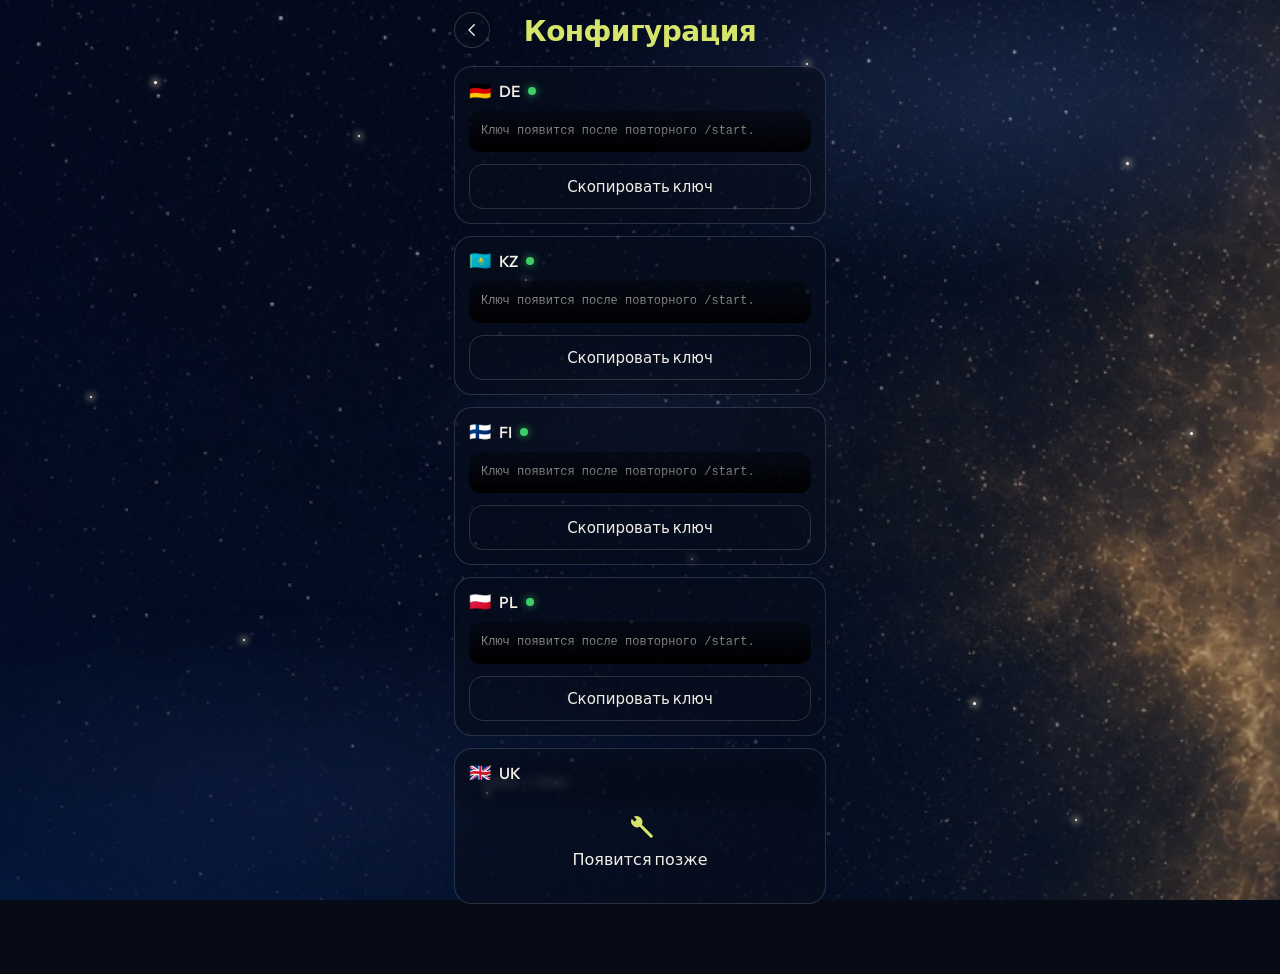
<file: config.html>
<!DOCTYPE html>
<html lang="ru">
  <head>
    <meta charset="UTF-8" />
    <meta
      name="viewport"
      content="width=device-width, initial-scale=1, maximum-scale=1, user-scalable=no"
    />
    <title>Aevum — Конфиг</title>
    <script src="https://telegram.org/js/telegram-web-app.js"></script>
    <link rel="preconnect" href="https://fonts.googleapis.com" />
    <link rel="preconnect" href="https://fonts.gstatic.com" crossorigin />
    <link
      href="https://fonts.googleapis.com/css2?family=Cormorant+Garamond:wght@500;600&family=Outfit:wght@300;400;500&display=swap"
      rel="stylesheet"
    />
    <link rel="stylesheet" href="./styles.css?v=18" />
  </head>
  <body>
    <main class="app" id="config-page">
      <div class="config-top">
        <a class="icon-back" href="./index.html" aria-label="Назад">
          <svg viewBox="0 0 24 24" width="18" height="18" aria-hidden="true">
            <path
              fill="none"
              stroke="currentColor"
              stroke-width="1.8"
              stroke-linecap="round"
              stroke-linejoin="round"
              d="M15 5 8 12l7 7"
            />
          </svg>
        </a>
        <h2 class="config-title">Конфигурация</h2>
      </div>

      <section class="config-block" aria-label="Ключи серверов">
        <article class="server-card">
          <header class="server-head">
            <span class="server-name"><span class="flag">🇩🇪</span> DE</span>
            <span class="server-dot" aria-hidden="true"></span>
          </header>
          <div class="key-fold" id="de-fold">
            <pre class="server-key" id="de-key">Ключ появится после повторного /start.</pre>
          </div>
          <button class="key-copy" type="button" id="copy-key">Скопировать ключ</button>
        </article>

        <article class="server-card">
          <header class="server-head">
            <span class="server-name"><span class="flag">🇰🇿</span> KZ</span>
            <span class="server-dot" aria-hidden="true"></span>
          </header>
          <div class="key-fold" id="kz-fold">
            <pre class="server-key" id="kz-key">Ключ появится после повторного /start.</pre>
          </div>
          <button class="key-copy" type="button" id="copy-kz">Скопировать ключ</button>
        </article>

        <article class="server-card">
          <header class="server-head">
            <span class="server-name"><span class="flag">🇫🇮</span> FI</span>
            <span class="server-dot" aria-hidden="true"></span>
          </header>
          <div class="key-fold" id="fi-fold">
            <pre class="server-key" id="fi-key">Ключ появится после повторного /start.</pre>
          </div>
          <button class="key-copy" type="button" id="copy-fi">Скопировать ключ</button>
        </article>

        <article class="server-card">
          <header class="server-head">
            <span class="server-name"><span class="flag">🇵🇱</span> PL</span>
            <span class="server-dot" aria-hidden="true"></span>
          </header>
          <div class="key-fold" id="pl-fold">
            <pre class="server-key" id="pl-key">Ключ появится после повторного /start.</pre>
          </div>
          <button class="key-copy" type="button" id="copy-pl">Скопировать ключ</button>
        </article>

        <article class="server-card is-soon">
          <div class="soon-blur" aria-hidden="true">
            <pre class="server-key">vless://soon</pre>
          </div>
          <header class="server-head soon-label">
            <span class="server-name"><span class="flag">🇬🇧</span> UK</span>
          </header>
          <div class="soon-cover">
            <svg viewBox="0 0 24 24" width="28" height="28" aria-hidden="true">
              <path
                fill="currentColor"
                d="M22.7 19.1 13.6 10a5.2 5.2 0 0 0-6.9-6.9L9.2 5.6 7.4 7.4 4.9 4.9a5.2 5.2 0 0 0 6.9 6.9l9.1 9.1c.4.4 1 .4 1.4 0l.4-.4c.4-.4.4-1 0-1.4z"
              />
            </svg>
            <p>Появится позже</p>
          </div>
        </article>
      </section>

    </main>
    <script src="./app.js?v=25"></script>
  </body>
</html>
</file>
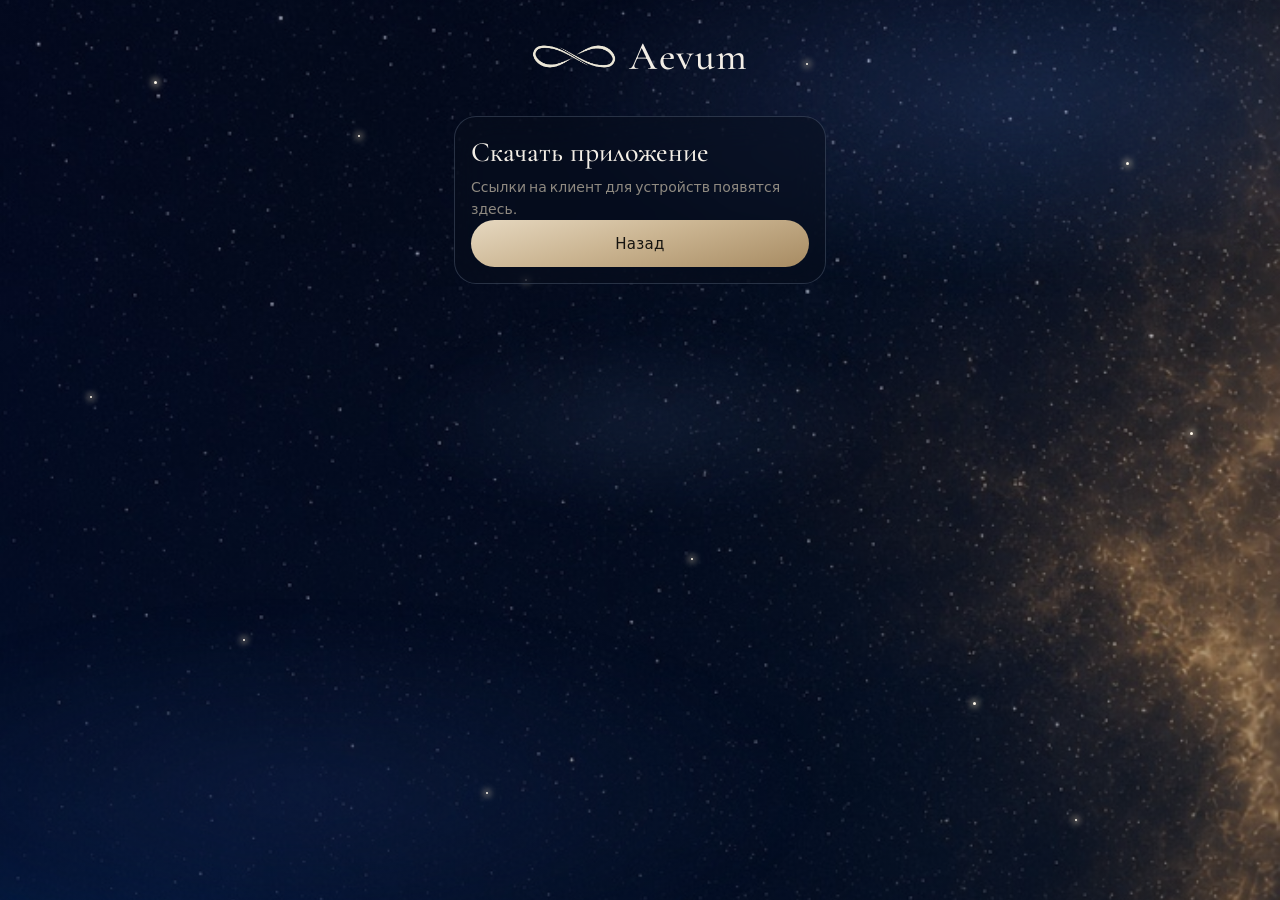
<file: download.html>
<!DOCTYPE html>
<html lang="ru">
  <head>
    <meta charset="UTF-8" />
    <meta
      name="viewport"
      content="width=device-width, initial-scale=1, maximum-scale=1, user-scalable=no"
    />
    <title>Aevum — Скачать приложение</title>
    <script src="https://telegram.org/js/telegram-web-app.js"></script>
    <link rel="preconnect" href="https://fonts.googleapis.com" />
    <link rel="preconnect" href="https://fonts.gstatic.com" crossorigin />
    <link
      href="https://fonts.googleapis.com/css2?family=Cormorant+Garamond:wght@500;600&family=Outfit:wght@300;400;500&display=swap"
      rel="stylesheet"
    />
    <link rel="stylesheet" href="./styles.css?v=18" />
  </head>
  <body>
    <main class="app">
      <header class="brand">
        <img class="infinity" src="./infinity.png" alt="" />
        <h1>Aevum</h1>
      </header>
      <section class="plan-card page-copy">
        <h2>Скачать приложение</h2>
        <p>Ссылки на клиент для устройств появятся здесь.</p>
        <a class="pay-btn" href="./index.html">Назад</a>
      </section>
    </main>
    <script src="./app.js?v=25"></script>
  </body>
</html>
</file>
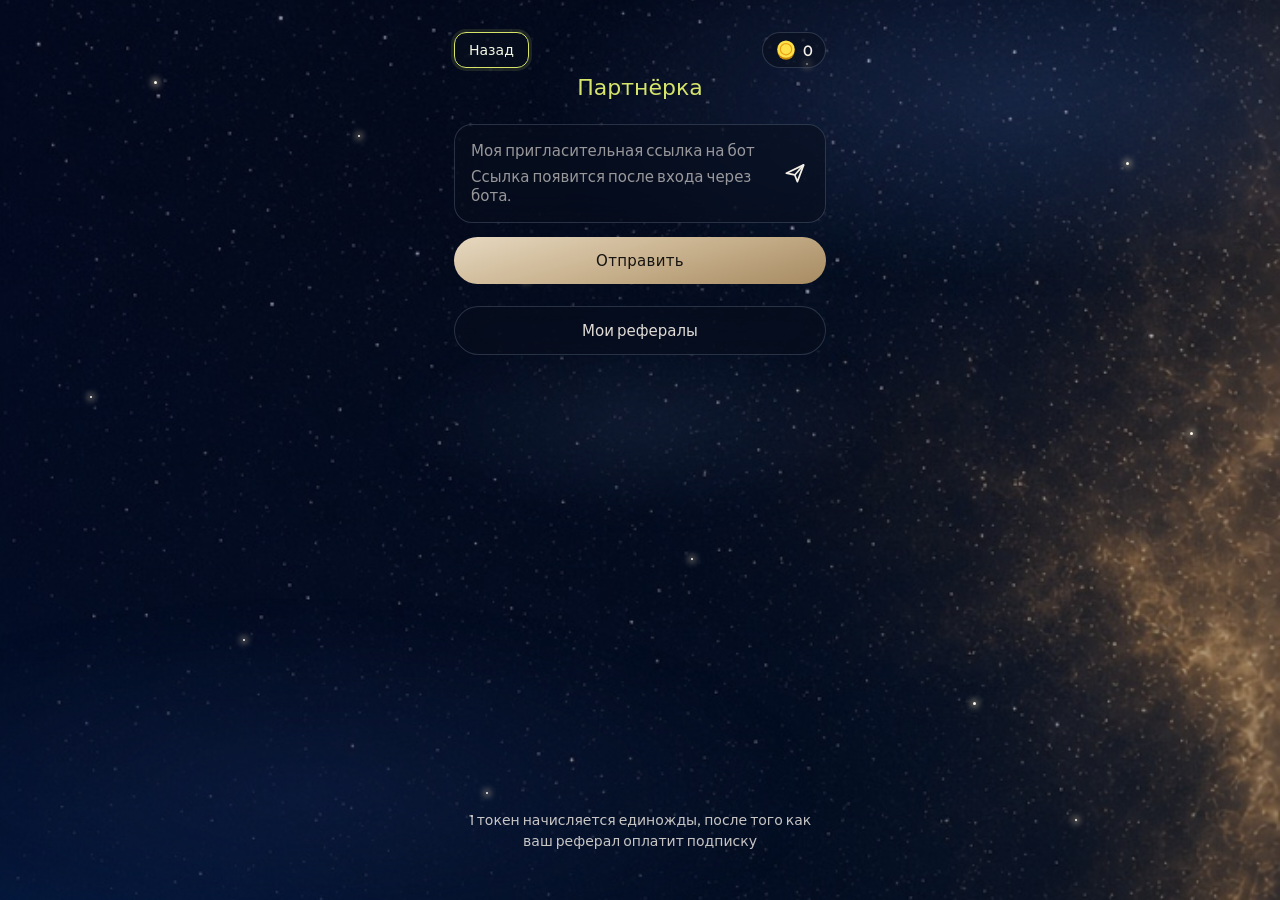
<file: partner.html>
<!DOCTYPE html>
<html lang="ru">
  <head>
    <meta charset="UTF-8" />
    <meta
      name="viewport"
      content="width=device-width, initial-scale=1, maximum-scale=1, user-scalable=no"
    />
    <title>Партнёрка</title>
    <script src="https://telegram.org/js/telegram-web-app.js"></script>
    <link rel="preconnect" href="https://fonts.googleapis.com" />
    <link rel="preconnect" href="https://fonts.gstatic.com" crossorigin />
    <link
      href="https://fonts.googleapis.com/css2?family=Cormorant+Garamond:wght@500;600&family=Outfit:wght@300;400;500;600&display=swap"
      rel="stylesheet"
    />
    <link rel="stylesheet" href="./styles.css?v=18" />
  </head>
  <body>
    <main class="app partner-page">
      <div class="partner-top">
        <a class="legal-back" href="./index.html">Назад</a>
        <span class="token-badge" id="token-badge"><svg class="pay-mark" viewBox="0 0 32 32" aria-hidden="true"><circle cx="16" cy="17.6" r="12.6" fill="#C8880A"/><circle cx="16" cy="14.8" r="12.6" fill="#FFE14A"/><circle cx="16" cy="14.8" r="8.2" fill="none" stroke="#E8A317" stroke-width="1.8"/><path fill="#FFF6C2" d="M10 12.4a8.2 8.2 0 0 1 6.4-4.2 7 7 0 0 0-5.6 3.2 6 6 0 0 0-.8 1z"/></svg><span id="token-count">0</span></span>
      </div>
      <h2 class="pay-title">Партнёрка</h2>
      <section class="invite-card" aria-label="Пригласительная ссылка">
        <div class="invite-text">
          <p class="invite-label">Моя пригласительная ссылка на бот</p>
          <p class="invite-url" id="ref-link">Ссылка появится после входа через бота.</p>
        </div>
        <button class="invite-copy" type="button" id="ref-send-icon" aria-label="Отправить ссылку">
          <svg viewBox="0 0 24 24" aria-hidden="true">
            <path d="M4 12.2 20 4.5 14.2 20l-2.4-6.2L4 12.2Z" fill="none" stroke="currentColor" stroke-width="1.6" stroke-linejoin="round" />
            <path d="M11.8 13.8 20 4.5" fill="none" stroke="currentColor" stroke-width="1.6" />
          </svg>
        </button>
      </section>
      <button class="invite-send" type="button" id="ref-send">Отправить</button>
      <section class="ref-box">
        <button class="ref-toggle" type="button" id="ref-toggle" aria-expanded="false">
          Мои рефералы
        </button>
        <div class="ref-list" id="ref-list" hidden></div>
      </section>
      <p class="partner-note">
        1 токен начисляется единожды, после того как ваш реферал оплатит подписку
      </p>
      <p class="toast" id="toast" hidden></p>
    </main>
    <script src="./app.js?v=25"></script>
  </body>
</html>
</file>
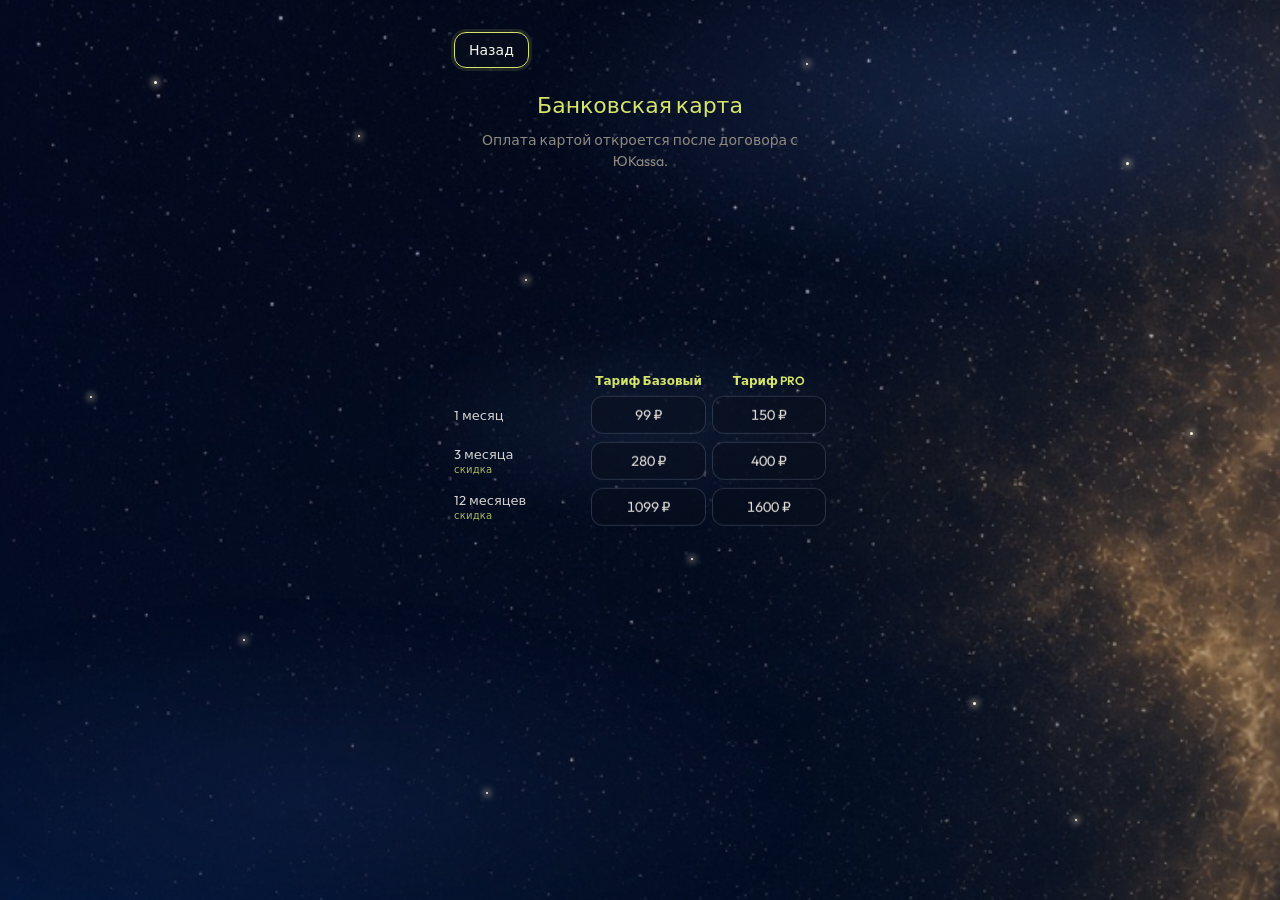
<file: pay-card.html>
<!DOCTYPE html>
<html lang="ru">
  <head>
    <meta charset="UTF-8" />
    <meta
      name="viewport"
      content="width=device-width, initial-scale=1, maximum-scale=1, user-scalable=no"
    />
    <title>Aevum — Банковская карта</title>
    <script src="https://telegram.org/js/telegram-web-app.js"></script>
    <link rel="preconnect" href="https://fonts.googleapis.com" />
    <link rel="preconnect" href="https://fonts.gstatic.com" crossorigin />
    <link
      href="https://fonts.googleapis.com/css2?family=Cormorant+Garamond:wght@500;600&family=Outfit:wght@300;400;500;600&display=swap"
      rel="stylesheet"
    />
    <link rel="stylesheet" href="./styles.css?v=18" />
  </head>
  <body>
    <main class="app pay-page">
      <a class="legal-back" href="./pay.html">Назад</a>
      <h2 class="pay-title">Банковская карта</h2>
      <p class="pay-note">Оплата картой откроется после договора с ЮKassa.</p>
      <div class="pay-stage">
      <section class="plan-card">
        <div class="tariffs">
          <span></span>
          <span class="tariff-name">Тариф Базовый</span>
          <span class="tariff-name">Тариф PRO</span>

          <span class="tariff-term">1 месяц</span>
          <button class="tariff-price" type="button">99 ₽</button>
          <button class="tariff-price" type="button">150 ₽</button>

          <span class="tariff-term">3 месяца<small>скидка</small></span>
          <button class="tariff-price" type="button">280 ₽</button>
          <button class="tariff-price" type="button">400 ₽</button>

          <span class="tariff-term">12 месяцев<small>скидка</small></span>
          <button class="tariff-price" type="button">1099 ₽</button>
          <button class="tariff-price" type="button">1600 ₽</button>
        </div>
      </section>
      </div>
    </main>
    <script src="./app.js?v=25"></script>
  </body>
</html>
</file>
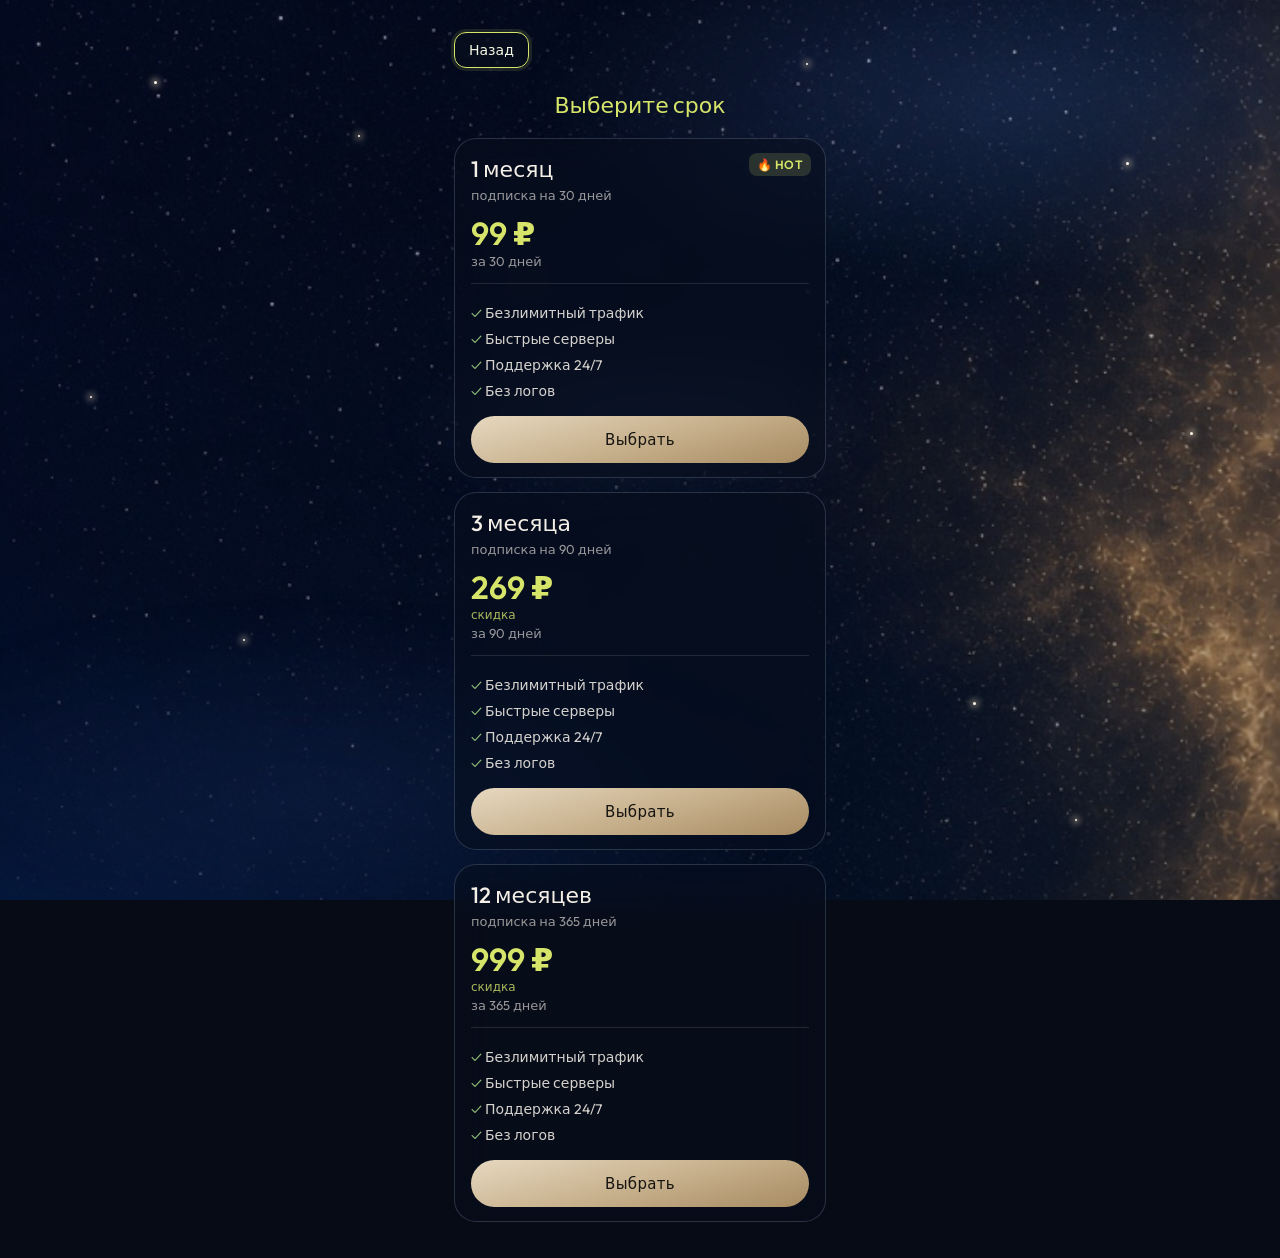
<file: pay-crypto.html>
<!DOCTYPE html>
<html lang="ru">
  <head>
    <meta charset="UTF-8" />
    <meta
      name="viewport"
      content="width=device-width, initial-scale=1, maximum-scale=1, user-scalable=no"
    />
    <title>Криптовалюта</title>
    <script src="https://telegram.org/js/telegram-web-app.js"></script>
    <link rel="preconnect" href="https://fonts.googleapis.com" />
    <link rel="preconnect" href="https://fonts.gstatic.com" crossorigin />
    <link
      href="https://fonts.googleapis.com/css2?family=Cormorant+Garamond:wght@500;600&family=Outfit:wght@300;400;500;600&display=swap"
      rel="stylesheet"
    />
    <link rel="stylesheet" href="./styles.css?v=18" />
  </head>
  <body>
    <main class="app pay-page pay-flow" id="pay-crypto">
      <a class="legal-back" href="./pay-method.html">Назад</a>
      <h2 class="pay-title">Криптовалюта</h2>
      <button class="pay-btn crypto-toggle" type="button" id="crypto-toggle" aria-expanded="false" aria-controls="coin-list">
        Выбрать криптовалюту
      </button>
      <div class="coin-list" id="coin-list" hidden>
        <button class="method-btn coin-row" type="button" data-coin="usd">
          <b>USD</b>
          <span class="coin-side">
            <svg class="coin-mark" viewBox="0 0 32 32" aria-hidden="true">
              <circle cx="16" cy="16" r="16" fill="#26A17B" />
              <path fill="#fff" d="M17.9 17.2v-2.1h5.1V12H9v3.1h5.1v2.1c-4.2.2-7.4 1-7.4 2.1s3.2 1.9 7.4 2.1v7.5h3.8v-7.5c4.2-.2 7.4-1 7.4-2.1s-3.2-1.9-7.4-2.1zm0 3.6v-.1c-.2 0-.9.1-1.9.1s-1.7 0-1.9-.1v.1c-3.7-.2-6.4-.8-6.4-1.6s2.7-1.4 6.4-1.6v2.5c.2 0 1 .1 1.9.1s1.7 0 1.9-.1v-2.5c3.6.2 6.3.8 6.3 1.6s-2.6 1.4-6.3 1.6z" />
            </svg>
            <span class="coin-quote" data-quote="usd">—</span>
          </span>
        </button>
        <button class="method-btn coin-row" type="button" data-coin="eth">
          <b>ETH</b>
          <span class="coin-side">
            <svg class="coin-mark" viewBox="0 0 32 32" aria-hidden="true">
              <circle cx="16" cy="16" r="16" fill="#627EEA" />
              <path fill="#fff" fill-opacity=".6" d="M16.5 5.5 10 16.3l6.5 3.8 6.5-3.8z" />
              <path fill="#fff" d="M16.5 5.5v14.6l6.5-3.8z" />
              <path fill="#fff" fill-opacity=".6" d="M16.5 21.6 10 16.3l6.5 11.2z" />
              <path fill="#fff" d="M16.5 27.5v-5.9l6.5-5.3z" />
              <path fill="#fff" fill-opacity=".2" d="m16.5 20.1-6.5-3.8 6.5 3.8z" />
              <path fill="#fff" fill-opacity=".6" d="m16.5 20.1 6.5-3.8-6.5 3.8z" />
            </svg>
            <span class="coin-quote" data-quote="eth">—</span>
          </span>
        </button>
        <button class="method-btn coin-row" type="button" data-coin="btc">
          <b>BTC</b>
          <span class="coin-side">
            <svg class="coin-mark" viewBox="0 0 32 32" aria-hidden="true">
              <circle cx="16" cy="16" r="16" fill="#F7931A" />
              <path fill="#fff" d="M22.3 14.2c.3-2-1.2-3.1-3.3-3.8l.7-2.7-1.6-.4-.6 2.6c-.4-.1-.9-.2-1.3-.3l.7-2.7-1.6-.4-.7 2.7c-.3-.1-.7-.2-1-.2l-2.2-.5-.4 1.7s1.2.3 1.2.3c.6.2.8.6.7 1l-.8 3.2c.1 0 .1.1.2 0l-.2-.1-1.1 4.4c-.1.2-.3.5-.8.4 0 0-1.2-.3-1.2-.3l-.8 1.8 2.1.5c.4.1.8.2 1.1.3l-.7 2.8 1.6.4.7-2.7c.4.1.9.2 1.3.3l-.7 2.7 1.6.4.7-2.8c2.9.6 5.1.3 6-2.3.7-2.1-.1-3.3-1.6-4.1 1.1-.3 2-1 2.2-2.5zm-3.9 5.4c-.5 2.1-4 1-5.1.7l.9-3.7c1.2.3 4.7.8 4.2 3zm.5-5.4c-.5 1.9-3.4.9-4.4.7l.8-3.3c1 .3 4 .7 3.6 2.6z" />
            </svg>
            <span class="coin-quote" data-quote="btc">—</span>
          </span>
        </button>
        <button class="method-btn coin-row" type="button" data-coin="sol">
          <b>SOL</b>
          <span class="coin-side">
            <svg class="coin-mark" viewBox="0 0 32 32" aria-hidden="true">
              <defs>
                <linearGradient id="sol-mark" x1="6" y1="26" x2="26" y2="6" gradientUnits="userSpaceOnUse">
                  <stop stop-color="#9945FF" />
                  <stop offset="1" stop-color="#14F195" />
                </linearGradient>
              </defs>
              <circle cx="16" cy="16" r="16" fill="url(#sol-mark)" />
              <path fill="#fff" d="M9.4 19.7c.2-.2.4-.3.7-.3h12.2c.4 0 .6.5.3.8l-2 2c-.2.2-.4.3-.7.3H8.1c-.4 0-.6-.5-.3-.8l1.6-2zm.1-5.4c.2-.2.4-.3.7-.3h12.2c.4 0 .6.5.3.8l-2 2c-.2.2-.4.3-.7.3H8.1c-.4 0-.6-.5-.3-.8l1.7-2zm12.9 2.6c-.2-.2-.4-.3-.7-.3H9.5c-.4 0-.6.5-.3.8l2 2c.2.2.4.3.7.3h12.2c.4 0 .6-.5.3-.8l-2-2z" />
            </svg>
            <span class="coin-quote" data-quote="sol">—</span>
          </span>
        </button>
      </div>
      <button class="pay-btn crypto-paid" type="button" id="crypto-paid">Я оплатил</button>
      <div class="crypto-modal" id="crypto-modal" hidden>
        <button class="crypto-backdrop" type="button" id="crypto-close" aria-label="Закрыть"></button>
        <div class="crypto-card" role="dialog" aria-modal="true" aria-labelledby="crypto-name">
          <h3 id="crypto-name">USD</h3>
          <p class="crypto-amount" id="crypto-amount"></p>
          <div class="crypto-net-wrap" id="crypto-net-wrap" hidden>
            <button class="pay-btn crypto-net-pick" type="button" id="crypto-net-pick" aria-expanded="false">Выбрать сеть</button>
            <div class="crypto-nets" id="crypto-nets" hidden>
              <button class="method-btn" type="button" data-net="trc20">🔴 TRC20 (TRX)</button>
              <button class="method-btn" type="button" data-net="erc20">🔷 ERC20 (ETH)</button>
            </div>
          </div>
          <p class="crypto-net" id="crypto-net" hidden></p>
          <div class="crypto-qr" id="crypto-qr"></div>
          <div class="crypto-address">
            <span id="crypto-wallet">Кошелёк появится позже</span>
            <button class="crypto-copy" type="button" id="crypto-copy">Скопировать</button>
          </div>
          <button class="crypto-dismiss" type="button" id="crypto-dismiss">Закрыть</button>
        </div>
      </div>
      <div class="crypto-modal" id="txid-modal" hidden>
        <button class="crypto-backdrop" type="button" id="txid-close" aria-label="Закрыть"></button>
        <div class="crypto-card" role="dialog" aria-modal="true" aria-labelledby="txid-title">
          <h3 id="txid-title">Прикрепите Txid [Хэш транзакции]</h3>
          <input class="txid-input" id="txid-input" type="text" autocomplete="off" placeholder="Хэш транзакции" />
          <button class="pay-btn" type="button" id="txid-send">Отправить</button>
          <button class="crypto-dismiss" type="button" id="txid-dismiss">Закрыть</button>
        </div>
      </div>
      <p class="toast" id="toast" hidden></p>
    </main>
    <script src="./qrcode.js?v=16"></script>
    <script src="./app.js?v=25"></script>
  </body>
</html>
</file>
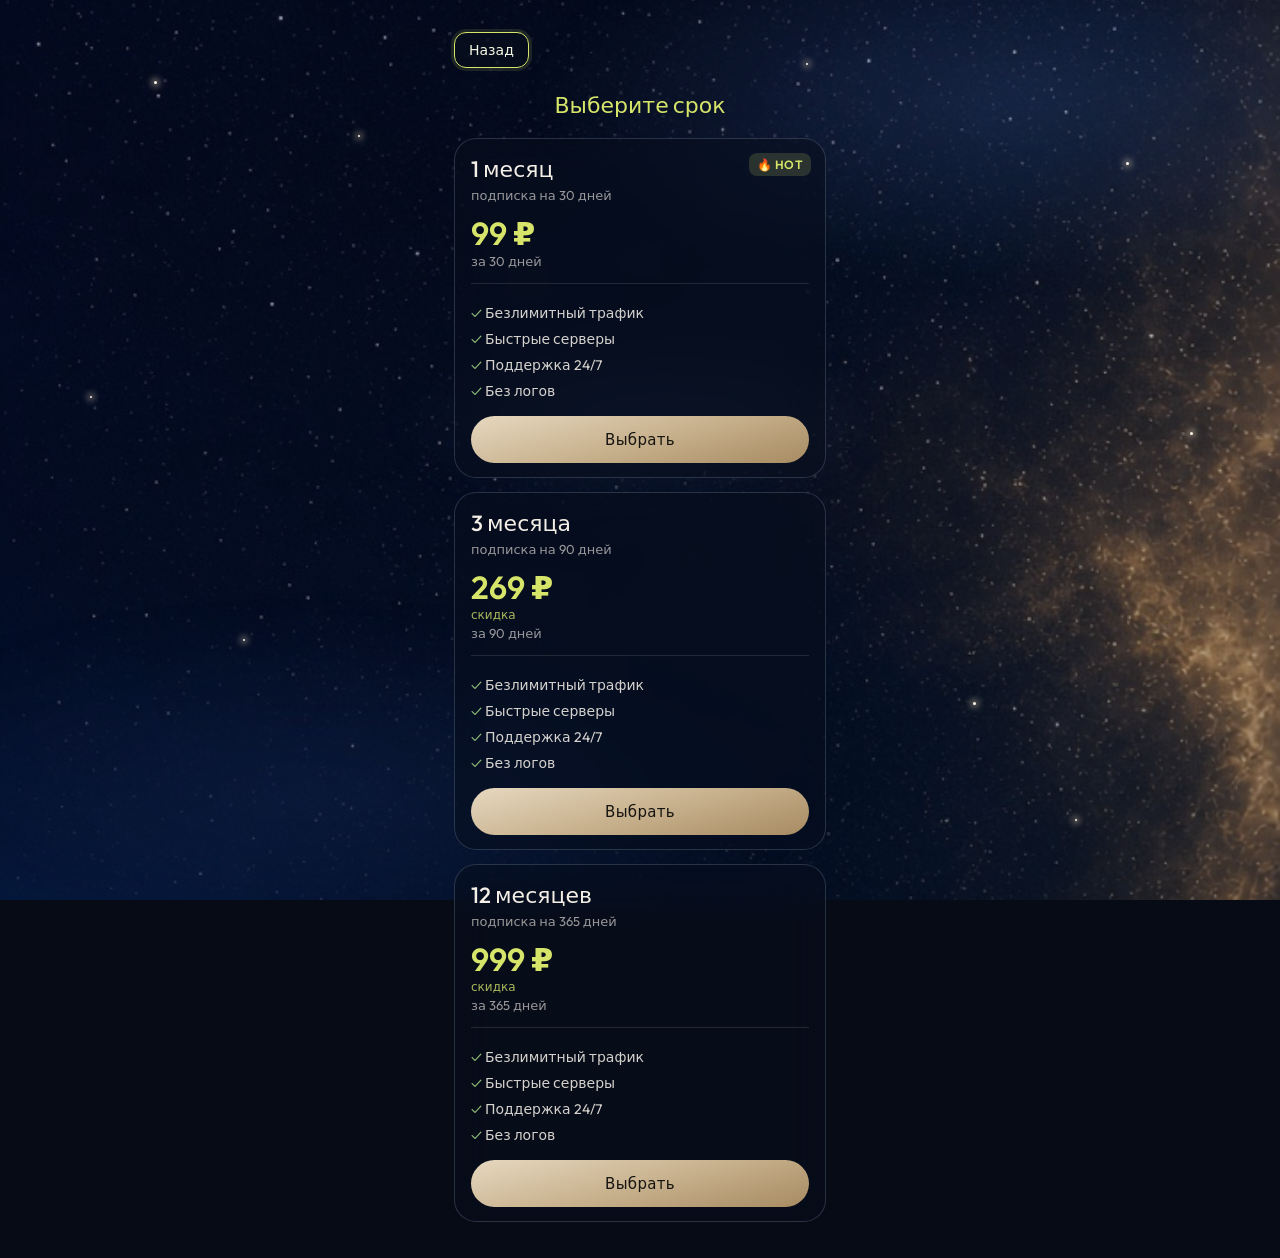
<file: pay-method.html>
<!DOCTYPE html>
<html lang="ru">
  <head>
    <meta charset="UTF-8" />
    <meta
      name="viewport"
      content="width=device-width, initial-scale=1, maximum-scale=1, user-scalable=no"
    />
    <title>Оплата</title>
    <script src="https://telegram.org/js/telegram-web-app.js"></script>
    <link rel="preconnect" href="https://fonts.googleapis.com" />
    <link rel="preconnect" href="https://fonts.gstatic.com" crossorigin />
    <link
      href="https://fonts.googleapis.com/css2?family=Cormorant+Garamond:wght@500;600&family=Outfit:wght@300;400;500;600&display=swap"
      rel="stylesheet"
    />
    <link rel="stylesheet" href="./styles.css?v=18" />
  </head>
  <body>
    <main class="app pay-page pay-flow" id="pay-method">
      <a class="legal-back" href="./pay.html">Назад</a>
      <h2 class="pay-title">Оплата</h2>
      <section class="pay-summary" aria-label="Выбранный срок">
        <p><span>Тариф</span><b id="sum-title">1 месяц</b></p>
        <p><span>Период</span><b id="sum-days">30 дней</b></p>
        <p class="sum-total"><span>Итого</span><b id="sum-rub">99 ₽</b></p>
      </section>
      <h3 class="method-heading">Способ оплаты</h3>
      <div class="method-list">
        <button class="method-btn" type="button" id="pay-sbp">
          <span class="pay-emoji" aria-hidden="true">🏦</span>
          <span class="method-copy">
            <b>СБП</b>
            <small id="sbp-price">99 ₽</small>
          </span>
        </button>
        <button class="method-btn" type="button" id="pay-stars">
          <span class="pay-emoji" aria-hidden="true">⭐</span>
          <span class="method-copy">
            <b>Telegram Stars</b>
            <small id="star-price">66 звёзд</small>
          </span>
        </button>
        <button class="method-btn" type="button" id="pay-crypto">
          <svg class="pay-mark" viewBox="0 0 32 32" aria-hidden="true"><circle cx="16" cy="16" r="15" fill="#FF5A00"/><circle cx="16" cy="16" r="11.5" fill="#FFB020"/><path fill="#fff" d="M16 8.4 21.2 16 16 23.6 10.8 16z"/></svg>
          <span class="method-copy">
            <b>Криптовалюта</b>
            <small>Выбрать криптовалюту</small>
          </span>
        </button>
        <button class="method-btn" type="button" id="pay-token">
          <svg class="pay-mark" viewBox="0 0 32 32" aria-hidden="true"><circle cx="16" cy="17.6" r="12.6" fill="#C8880A"/><circle cx="16" cy="14.8" r="12.6" fill="#FFE14A"/><circle cx="16" cy="14.8" r="8.2" fill="none" stroke="#E8A317" stroke-width="1.8"/><path fill="#FFF6C2" d="M10 12.4a8.2 8.2 0 0 1 6.4-4.2 7 7 0 0 0-5.6 3.2 6 6 0 0 0-.8 1z"/></svg>
          <span class="method-copy">
            <b>Токены</b>
            <small id="token-price">2 токена</small>
          </span>
        </button>
      </div>
      <p class="pay-status" id="pay-status" hidden></p>
      <div class="crypto-modal" id="token-confirm" hidden>
        <button class="crypto-backdrop" type="button" id="token-confirm-close" aria-label="Закрыть"></button>
        <div class="crypto-card" role="dialog" aria-modal="true" aria-labelledby="token-confirm-title">
          <h3 id="token-confirm-title">Подтвердить оплату</h3>
          <p class="token-sum" id="token-sum">2 токена</p>
          <button class="pay-btn" type="button" id="token-confirm-yes">Подтвердить оплату</button>
        </div>
      </div>
      <p class="toast" id="toast" hidden></p>
    </main>
    <script src="./app.js?v=25"></script>
  </body>
</html>
</file>
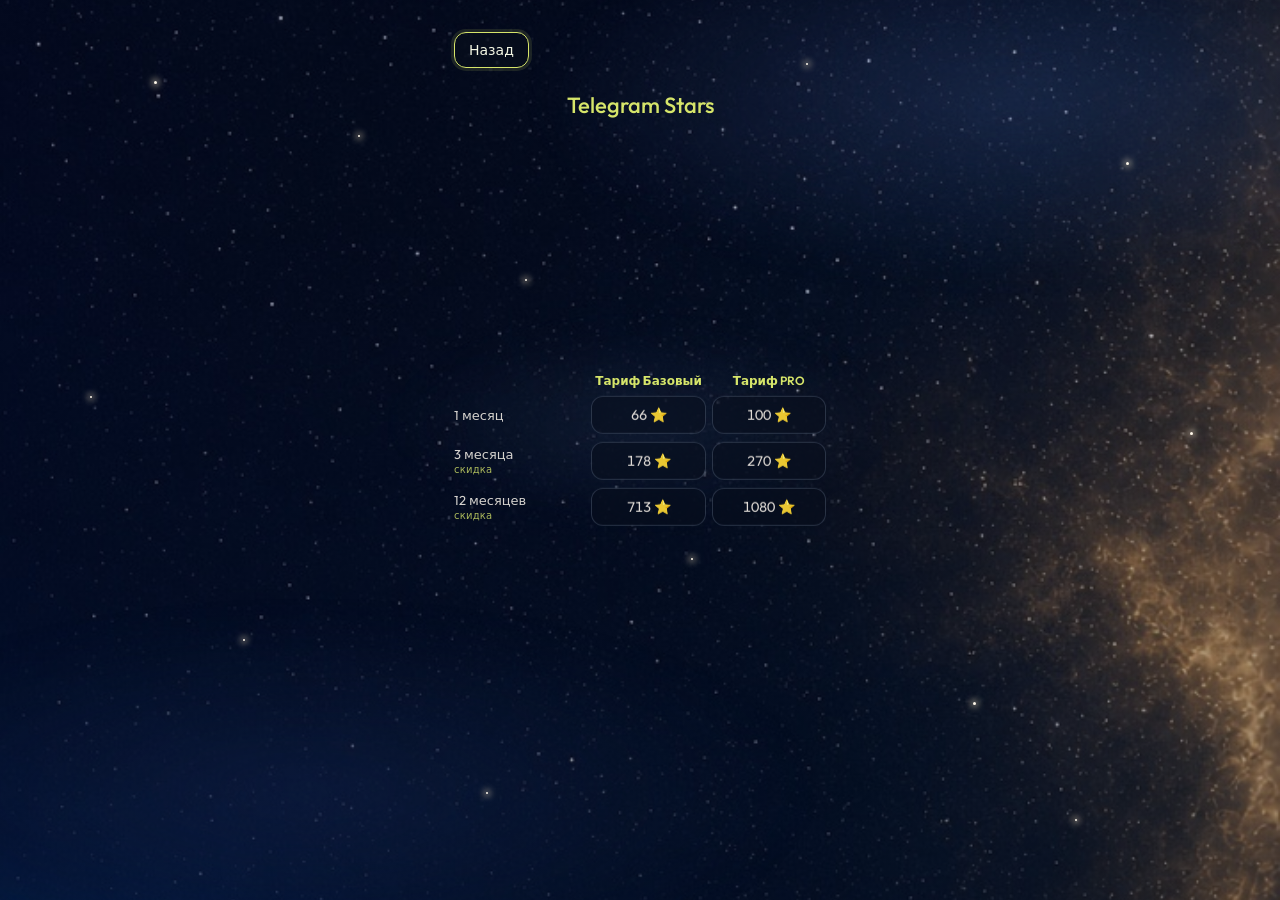
<file: pay-stars.html>
<!DOCTYPE html>
<html lang="ru">
  <head>
    <meta charset="UTF-8" />
    <meta
      name="viewport"
      content="width=device-width, initial-scale=1, maximum-scale=1, user-scalable=no"
    />
    <title>Aevum — Telegram Stars</title>
    <script src="https://telegram.org/js/telegram-web-app.js"></script>
    <link rel="preconnect" href="https://fonts.googleapis.com" />
    <link rel="preconnect" href="https://fonts.gstatic.com" crossorigin />
    <link
      href="https://fonts.googleapis.com/css2?family=Cormorant+Garamond:wght@500;600&family=Outfit:wght@300;400;500;600&display=swap"
      rel="stylesheet"
    />
    <link rel="stylesheet" href="./styles.css?v=18" />
  </head>
  <body>
    <main class="app pay-page">
      <a class="legal-back" href="./pay.html">Назад</a>
      <h2 class="pay-title">Telegram Stars</h2>
      <p class="pay-note" id="pay-status" hidden></p>
      <div class="pay-stage">
        <section class="plan-card">
          <div class="tariffs">
            <span></span>
            <span class="tariff-name">Тариф Базовый</span>
            <span class="tariff-name">Тариф PRO</span>

            <span class="tariff-term">1 месяц</span>
            <button class="tariff-price" type="button" data-invoice="https://t.me/$h-bZHqw1QEqqGAAAso-qMPBwDic">66 ⭐</button>
            <button class="tariff-price" type="button" data-invoice="https://t.me/$lo7n66w1QEqtGAAAB8IJC1_CTDs">100 ⭐</button>

            <span class="tariff-term">3 месяца<small>скидка</small></span>
            <button class="tariff-price" type="button" data-invoice="https://t.me/$UTMt-6w1QEqrGAAAZ9yN_uqYEj0">178 ⭐</button>
            <button class="tariff-price" type="button" data-invoice="https://t.me/$uB3kTqw1QEquGAAAt-FRw5bUmuc">270 ⭐</button>

            <span class="tariff-term">12 месяцев<small>скидка</small></span>
            <button class="tariff-price" type="button" data-invoice="https://t.me/$VJLS-qw1QEqsGAAAuQIgOys2JOk">713 ⭐</button>
            <button class="tariff-price" type="button" data-invoice="https://t.me/$_2KwB6w1QEqvGAAAXiNBRVaI19I">1080 ⭐</button>
          </div>
        </section>
      </div>
    </main>
    <script src="./app.js?v=25"></script>
  </body>
</html>
</file>
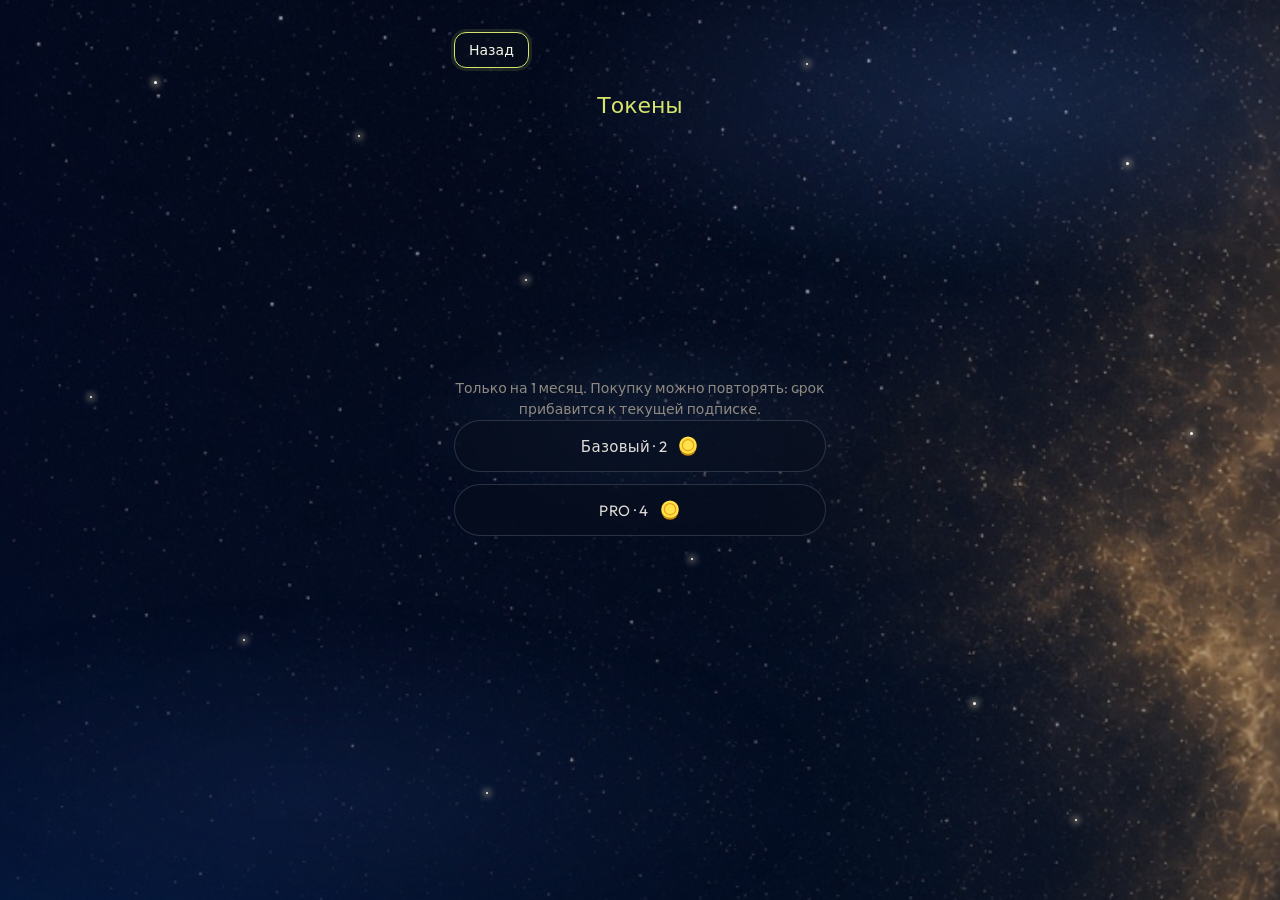
<file: pay-tokens.html>
<!DOCTYPE html>
<html lang="ru">
  <head>
    <meta charset="UTF-8" />
    <meta
      name="viewport"
      content="width=device-width, initial-scale=1, maximum-scale=1, user-scalable=no"
    />
    <title>Токены</title>
    <script src="https://telegram.org/js/telegram-web-app.js"></script>
    <link rel="preconnect" href="https://fonts.googleapis.com" />
    <link rel="preconnect" href="https://fonts.gstatic.com" crossorigin />
    <link
      href="https://fonts.googleapis.com/css2?family=Cormorant+Garamond:wght@500;600&family=Outfit:wght@300;400;500;600&display=swap"
      rel="stylesheet"
    />
    <link rel="stylesheet" href="./styles.css?v=18" />
  </head>
  <body>
    <main class="app pay-page">
      <a class="legal-back" href="./pay.html">Назад</a>
      <h2 class="pay-title">Токены</h2>
      <div class="pay-stage">
        <p class="partner-note">
          Только на 1 месяц. Покупку можно повторять: срок прибавится к текущей подписке.
        </p>
        <nav class="pay-methods" aria-label="Оплата токенами">
          <button class="pay-btn" type="button" data-token="tokenbasic">
            Базовый · 2 <svg class="pay-mark" viewBox="0 0 32 32" aria-hidden="true"><circle cx="16" cy="17.6" r="12.6" fill="#C8880A"/><circle cx="16" cy="14.8" r="12.6" fill="#FFE14A"/><circle cx="16" cy="14.8" r="8.2" fill="none" stroke="#E8A317" stroke-width="1.8"/><path fill="#FFF6C2" d="M10 12.4a8.2 8.2 0 0 1 6.4-4.2 7 7 0 0 0-5.6 3.2 6 6 0 0 0-.8 1z"/></svg>
          </button>
          <button class="pay-btn" type="button" data-token="tokenpro">
            PRO · 4 <svg class="pay-mark" viewBox="0 0 32 32" aria-hidden="true"><circle cx="16" cy="17.6" r="12.6" fill="#C8880A"/><circle cx="16" cy="14.8" r="12.6" fill="#FFE14A"/><circle cx="16" cy="14.8" r="8.2" fill="none" stroke="#E8A317" stroke-width="1.8"/><path fill="#FFF6C2" d="M10 12.4a8.2 8.2 0 0 1 6.4-4.2 7 7 0 0 0-5.6 3.2 6 6 0 0 0-.8 1z"/></svg>
          </button>
        </nav>
        <p class="pay-status" id="pay-status" hidden></p>
      </div>
    </main>
    <script src="./app.js?v=25"></script>
  </body>
</html>
</file>
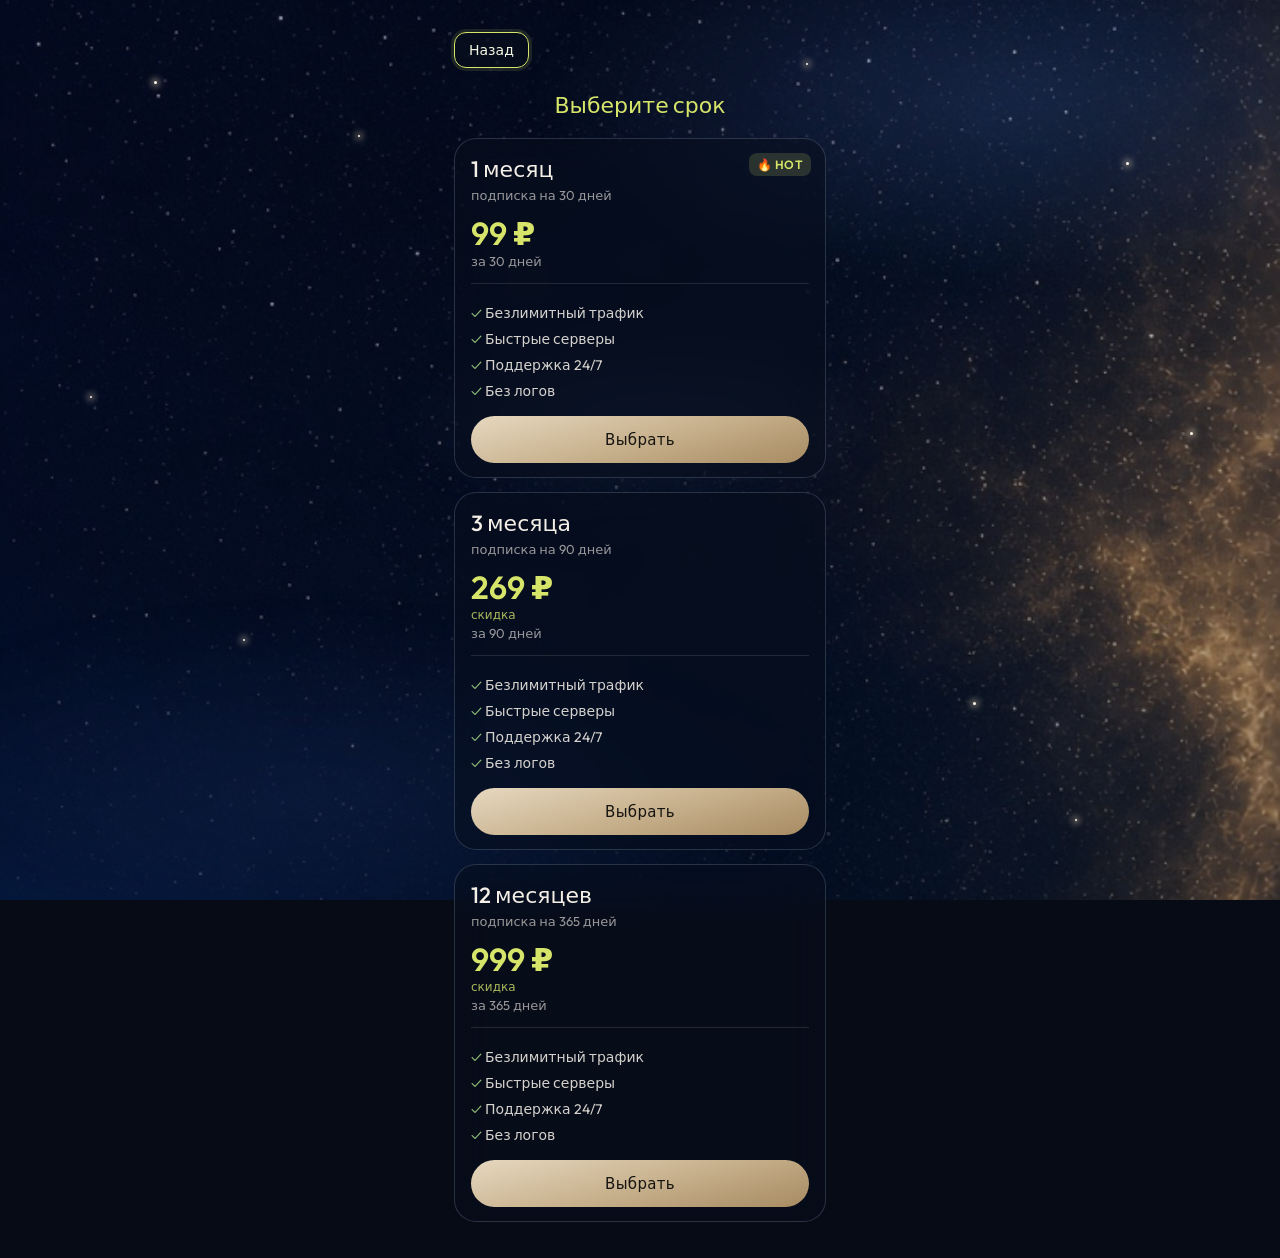
<file: pay.html>
<!DOCTYPE html>
<html lang="ru">
  <head>
    <meta charset="UTF-8" />
    <meta
      name="viewport"
      content="width=device-width, initial-scale=1, maximum-scale=1, user-scalable=no"
    />
    <title>Подписка</title>
    <script src="https://telegram.org/js/telegram-web-app.js"></script>
    <link rel="preconnect" href="https://fonts.googleapis.com" />
    <link rel="preconnect" href="https://fonts.gstatic.com" crossorigin />
    <link
      href="https://fonts.googleapis.com/css2?family=Cormorant+Garamond:wght@500;600&family=Outfit:wght@300;400;500;600&display=swap"
      rel="stylesheet"
    />
    <link rel="stylesheet" href="./styles.css?v=18" />
  </head>
  <body>
    <main class="app pay-page pay-flow">
      <a class="legal-back" href="./index.html">Назад</a>
      <h2 class="pay-title">Выберите срок</h2>
      <div class="offer-list">
        <article class="offer-card">
          <span class="offer-hot">🔥 HOT</span>
          <h3>1 месяц</h3>
          <p class="offer-sub">подписка на 30 дней</p>
          <p class="offer-price">99 ₽</p>
          <p class="offer-per">за 30 дней</p>
          <ul class="offer-points">
            <li>Безлимитный трафик</li>
            <li>Быстрые серверы</li>
            <li>Поддержка 24/7</li>
            <li>Без логов</li>
          </ul>
          <a class="pay-btn offer-pick" href="./pay-method.html" data-plan="1">Выбрать</a>
        </article>
        <article class="offer-card">
          <h3>3 месяца</h3>
          <p class="offer-sub">подписка на 90 дней</p>
          <p class="offer-price">269 ₽ <small>скидка</small></p>
          <p class="offer-per">за 90 дней</p>
          <ul class="offer-points">
            <li>Безлимитный трафик</li>
            <li>Быстрые серверы</li>
            <li>Поддержка 24/7</li>
            <li>Без логов</li>
          </ul>
          <a class="pay-btn offer-pick" href="./pay-method.html" data-plan="3">Выбрать</a>
        </article>
        <article class="offer-card">
          <h3>12 месяцев</h3>
          <p class="offer-sub">подписка на 365 дней</p>
          <p class="offer-price">999 ₽ <small>скидка</small></p>
          <p class="offer-per">за 365 дней</p>
          <ul class="offer-points">
            <li>Безлимитный трафик</li>
            <li>Быстрые серверы</li>
            <li>Поддержка 24/7</li>
            <li>Без логов</li>
          </ul>
          <a class="pay-btn offer-pick" href="./pay-method.html" data-plan="12">Выбрать</a>
        </article>
      </div>
    </main>
    <script src="./app.js?v=25"></script>
  </body>
</html>
</file>
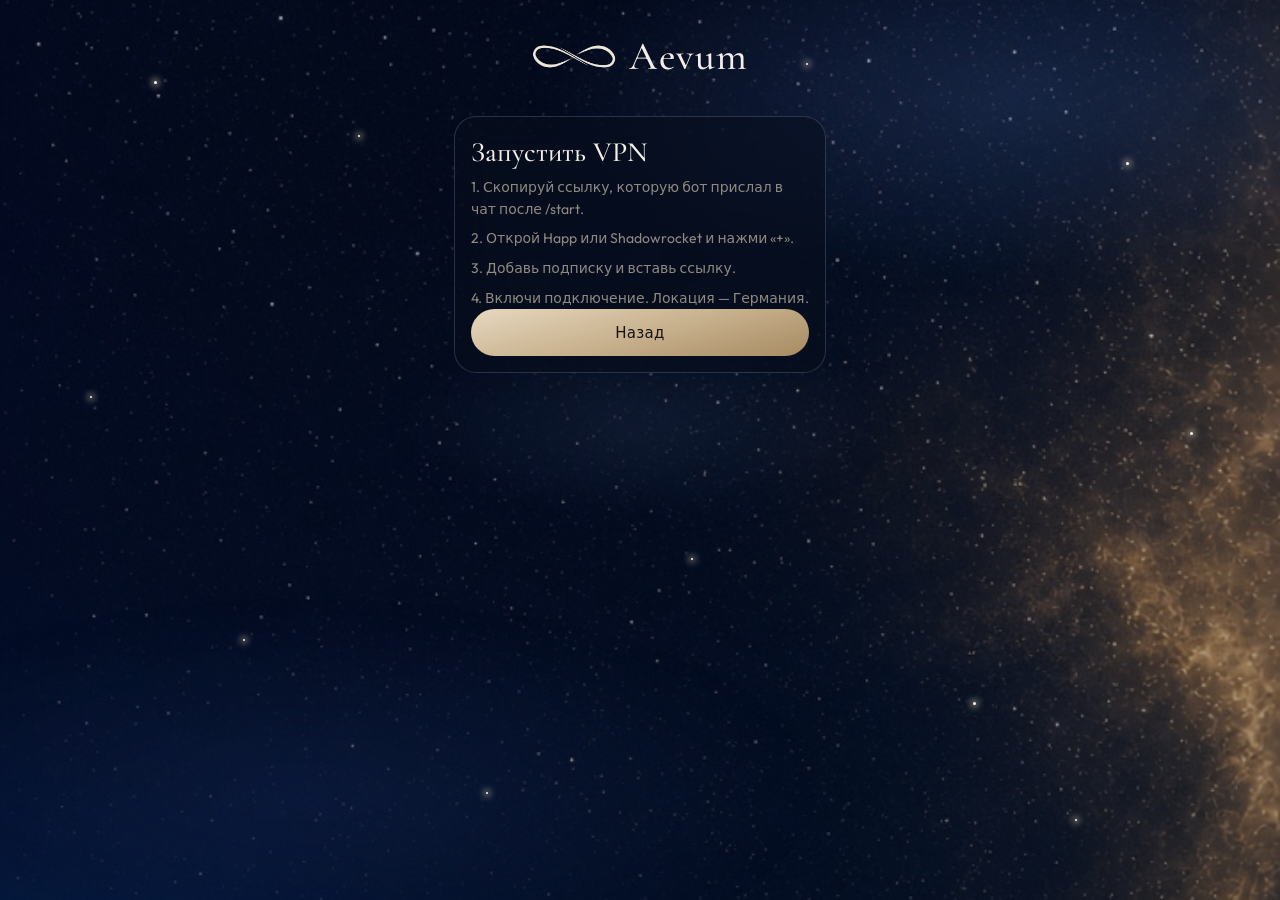
<file: start.html>
<!DOCTYPE html>
<html lang="ru">
  <head>
    <meta charset="UTF-8" />
    <meta
      name="viewport"
      content="width=device-width, initial-scale=1, maximum-scale=1, user-scalable=no"
    />
    <title>Aevum — Запустить VPN</title>
    <script src="https://telegram.org/js/telegram-web-app.js"></script>
    <link rel="preconnect" href="https://fonts.googleapis.com" />
    <link rel="preconnect" href="https://fonts.gstatic.com" crossorigin />
    <link
      href="https://fonts.googleapis.com/css2?family=Cormorant+Garamond:wght@500;600&family=Outfit:wght@300;400;500&display=swap"
      rel="stylesheet"
    />
    <link rel="stylesheet" href="./styles.css?v=18" />
  </head>
  <body>
    <main class="app">
      <header class="brand">
        <img class="infinity" src="./infinity.png" alt="" />
        <h1>Aevum</h1>
      </header>
      <section class="plan-card page-copy">
        <h2>Запустить VPN</h2>
        <p>1. Скопируй ссылку, которую бот прислал в чат после /start.</p>
        <p>2. Открой Happ или Shadowrocket и нажми «+».</p>
        <p>3. Добавь подписку и вставь ссылку.</p>
        <p>4. Включи подключение. Локация — Германия.</p>
        <a class="pay-btn" href="./index.html">Назад</a>
      </section>
    </main>
    <script src="./app.js?v=25"></script>
  </body>
</html>
</file>
<file: styles.css>
:root {
  --bg: #070b16;
  --ink: #f3eee6;
  --mute: #8f8a81;
  --line: rgba(243, 238, 230, 0.12);
  --gold: #d9cbb4;
  --on: #c5d0bb;
  --btn: linear-gradient(165deg, #e6d8c0 0%, #cbb592 46%, #a78b62 100%);
  --btn-press: linear-gradient(165deg, #d9cbb3 0%, #bba67f 46%, #96784f 100%);
  --glass: rgba(8, 14, 28, 0.52);
  --glass-border: rgba(180, 198, 230, 0.2);
  color-scheme: dark;
}

* {
  box-sizing: border-box;
  margin: 0;
  padding: 0;
}

html,
body {
  min-height: 100%;
  background: var(--bg);
  color: var(--ink);
  font-family: Outfit, system-ui, sans-serif;
}

body {
  overflow-x: hidden;
  background: var(--bg);
}

.sky {
  position: fixed;
  inset: 0;
  z-index: 0;
  pointer-events: none;
  overflow: hidden;
  background:
    linear-gradient(180deg, rgba(8, 14, 32, 0.22), rgba(4, 6, 12, 0.38)),
    url("./cosmos-navy.jpg") center / cover no-repeat;
}

.nebula {
  position: absolute;
  border-radius: 50%;
  filter: blur(18px);
}

.nebula-gold {
  width: 78%;
  height: 42%;
  right: -18%;
  top: -10%;
  background: radial-gradient(ellipse, rgba(90, 120, 190, 0.22), transparent 68%);
  animation: glow-breathe 16s ease-in-out infinite;
}

.nebula-low {
  width: 80%;
  height: 40%;
  left: -16%;
  bottom: -8%;
  background: radial-gradient(ellipse, rgba(40, 70, 140, 0.2), transparent 70%);
  animation: glow-breathe 21s ease-in-out infinite reverse;
}

.nebula-core {
  width: 40%;
  height: 22%;
  left: 30%;
  top: 36%;
  background: radial-gradient(ellipse, rgba(160, 190, 255, 0.08), transparent 70%);
  animation: glow-breathe 26s ease-in-out infinite;
}

@keyframes glow-breathe {
  0%,
  100% {
    opacity: 0.4;
  }
  50% {
    opacity: 1;
  }
}

.spark {
  position: absolute;
  width: 2px;
  height: 2px;
  border-radius: 50%;
  background: #fff8ea;
  box-shadow: 0 0 7px 2px rgba(255, 236, 200, 0.65);
  animation: twinkle 7s ease-in-out infinite;
}

.spark.lg {
  width: 3px;
  height: 3px;
}

@keyframes twinkle {
  0%,
  100% {
    opacity: 0.2;
    transform: scale(0.75);
  }
  50% {
    opacity: 1;
    transform: scale(1.2);
  }
}

.ripple {
  position: fixed;
  inset: 0;
  z-index: 1;
  pointer-events: none;
  overflow: hidden;
}

.ripple i {
  position: absolute;
  left: 50%;
  top: 50%;
  width: 32vmax;
  height: 32vmax;
  border-radius: 50%;
  transform: translate(-50%, -50%) scale(0.04);
  opacity: 0;
  mix-blend-mode: screen;
  background: radial-gradient(
    circle,
    transparent 36%,
    rgba(210, 228, 255, 0.28) 48%,
    rgba(150, 186, 255, 0.1) 58%,
    transparent 70%
  );
}

.ripple.is-on i {
  animation: drop-ripple 9s cubic-bezier(0.22, 0.08, 0.25, 1) forwards;
}

.ripple.is-on i:nth-child(2) {
  animation-delay: 1.1s;
}

.ripple.is-on i:nth-child(3) {
  animation-delay: 2.2s;
}

@keyframes drop-ripple {
  0% {
    transform: translate(-50%, -50%) scale(0.04);
    opacity: 0;
  }
  8% {
    opacity: 0.55;
  }
  100% {
    transform: translate(-50%, -50%) scale(6.2);
    opacity: 0;
  }
}

@media (prefers-reduced-motion: reduce) {
  .nebula,
  .spark,
  .ripple.is-on i {
    animation: none;
  }
}

button {
  font: inherit;
  color: inherit;
  cursor: pointer;
  border: 0;
  background: none;
}

.app {
  position: relative;
  z-index: 2;
  max-width: 420px;
  margin: 0 auto;
  padding: 32px 24px 48px;
}

.brand {
  display: flex;
  align-items: center;
  justify-content: center;
  gap: 12px;
  margin-bottom: 36px;
}

.infinity {
  width: 86px;
  height: auto;
  display: block;
  filter: invert(92%) sepia(8%) saturate(280%) hue-rotate(8deg) brightness(97%);
}

.brand h1 {
  font-family: "Cormorant Garamond", Georgia, serif;
  font-size: 40px;
  font-weight: 500;
  letter-spacing: 0.04em;
}

.status-card {
  background: var(--glass);
  backdrop-filter: blur(18px) saturate(1.1);
  -webkit-backdrop-filter: blur(18px) saturate(1.1);
  border: 1px solid var(--glass-border);
  border-radius: 22px;
  padding: 18px 18px 14px;
  margin-bottom: 8px;
  pointer-events: none;
  user-select: none;
}

.line {
  display: flex;
  align-items: flex-start;
  gap: 8px;
  margin-bottom: 10px;
  font-size: 13.5px;
  letter-spacing: 0.04em;
  color: var(--mute);
}

.dot {
  font-weight: 400;
  color: rgba(243, 238, 230, 0.45);
  line-height: 1.4;
}

.title {
  font-weight: 600;
  color: var(--ink);
  letter-spacing: 0.08em;
}

.label {
  font-weight: 400;
  margin-right: 2px;
}

.on {
  font-weight: 500;
  color: #d6e2b8;
  letter-spacing: 0.12em;
}

.loc-list {
  display: flex;
  justify-content: space-between;
  gap: 6px;
  margin: 2px 0 4px;
  padding-left: 18px;
}

.chip {
  position: relative;
  overflow: hidden;
  flex: 1;
  display: inline-flex;
  align-items: center;
  justify-content: center;
  gap: 3px;
  padding: 6px 2px;
  font-size: 12px;
  border-radius: 12px;
  background: rgba(12, 11, 10, 0.35);
  border: 1px solid rgba(212, 188, 148, 0.16);
  color: var(--ink);
  font-weight: 400;
}

.chip b,
.chip .flag {
  position: relative;
  z-index: 1;
}

.chip .flag {
  font-size: 13px;
}

.chip b {
  font-weight: 500;
  letter-spacing: 0.08em;
}

.flag {
  font-size: 15px;
  line-height: 1;
}

.status-foot {
  display: flex;
  justify-content: space-between;
  align-items: center;
  margin-top: 14px;
  padding-top: 12px;
  border-top: 1px solid rgba(232, 224, 210, 0.1);
}

.protected {
  display: inline-flex;
  align-items: center;
  gap: 8px;
  color: #6fbf84;
  font-size: 12px;
  letter-spacing: 0.14em;
  font-weight: 500;
}

.foot-brand {
  font-weight: 500;
  letter-spacing: 0.16em;
  font-size: 13px;
  color: var(--ink);
}

@keyframes piano-wave {
  0% {
    transform: translate(-58%, -58%);
    opacity: 0;
  }
  4% {
    opacity: 1;
  }
  22% {
    transform: translate(52%, 52%);
    opacity: 1;
  }
  26% {
    transform: translate(62%, 62%);
    opacity: 0;
  }
  100% {
    transform: translate(-58%, -58%);
    opacity: 0;
  }
}

.pulse-de::after,
.pulse-fr::after,
.pulse-uk::after,
.pulse-kz::after,
.pulse-fi::after,
.pulse-pl::after,
.pulse-ru::after {
  content: "";
  position: absolute;
  inset: -55%;
  background: linear-gradient(
    135deg,
    transparent 18%,
    rgba(232, 220, 192, 0.1) 38%,
    rgba(255, 246, 226, 0.58) 50%,
    rgba(196, 179, 150, 0.14) 62%,
    transparent 80%
  );
  pointer-events: none;
  opacity: 0;
  animation: piano-wave 8.4s cubic-bezier(0.4, 0.05, 0.2, 1) infinite;
}

.pulse-fr::after {
  animation-delay: 0.6s;
}

.pulse-uk::after {
  animation-delay: 1.2s;
}

.pulse-kz::after {
  animation-delay: 1.8s;
}

.pulse-fi::after {
  animation-delay: 2.4s;
}

.pulse-pl::after {
  animation-delay: 3s;
}

.pulse-ru::after {
  animation-delay: 3s;
}

@media (prefers-reduced-motion: reduce) {
  .pulse-de::after,
  .pulse-fr::after,
  .pulse-uk::after,
  .pulse-kz::after,
  .pulse-fi::after,
  .pulse-pl::after,
  .pulse-ru::after {
    animation: none;
  }
}

.plan-card {
  background: var(--glass);
  backdrop-filter: blur(18px) saturate(1.1);
  -webkit-backdrop-filter: blur(18px) saturate(1.1);
  border: 1px solid var(--glass-border);
  border-radius: 22px;
  padding: 18px 16px 16px;
  margin: 14px 0 4px;
}

.plan-row {
  display: flex;
  align-items: center;
  justify-content: space-between;
  gap: 12px;
  margin-bottom: 16px;
  padding: 0 4px;
}

.plan-label {
  color: var(--mute);
  font-size: 14px;
  letter-spacing: 0.04em;
  font-weight: 400;
}

.plan-until {
  color: rgba(243, 238, 230, 0.86);
  font-size: 13px;
  font-weight: 500;
  white-space: nowrap;
  font-variant-numeric: tabular-nums;
}

.plan-until[hidden] {
  display: none;
}

.plan-active {
  display: inline-flex;
  align-items: center;
  gap: 8px;
  color: #6fbf84;
  font-size: 12px;
  letter-spacing: 0.14em;
  font-weight: 500;
}

.pay-btn {
  display: block;
  width: 100%;
  border-radius: 999px;
  padding: 14px 18px;
  background: var(--btn);
  color: #161410;
  font-size: 15px;
  font-weight: 500;
  letter-spacing: 0.02em;
  text-align: center;
  text-decoration: none;
}

.pay-btn:active {
  background: var(--btn-press);
}

.pay-btn.owner-plan {
  display: flex;
  align-items: center;
  justify-content: center;
  gap: 10px;
  letter-spacing: 0.18em;
  font-weight: 600;
  cursor: default;
}

.pay-btn.owner-plan:active {
  background: var(--btn);
}

.pay-btn.owner-plan img {
  width: 46px;
  height: auto;
  display: block;
}

.pay-btn[hidden],
.tariffs[hidden] {
  display: none;
}

.tariff-card h3 {
  margin-bottom: 16px;
}

.tariffs {
  display: grid;
  grid-template-columns: 1.15fr 1fr 1fr;
  gap: 8px 6px;
  align-items: center;
}

.tariff-name {
  color: #d6e56a;
  font-size: 12px;
  font-weight: 600;
  line-height: 1.2;
  text-align: center;
}

.tariff-term {
  color: rgba(243, 238, 230, 0.88);
  font-size: 13px;
  line-height: 1.2;
}

.tariff-term small {
  display: block;
  margin-top: 2px;
  color: rgba(214, 229, 106, 0.8);
  font-size: 10px;
  font-weight: 400;
  letter-spacing: 0.02em;
}

.tariff-price {
  border: 0;
  border-radius: 12px;
  padding: 9px 4px;
  background: var(--btn);
  color: #161410;
  font: inherit;
  font-size: 14px;
  font-weight: 600;
  font-variant-numeric: tabular-nums;
}

.tariff-price:active {
  background: var(--btn-press);
}

.text-link {
  color: var(--gold);
  font-size: 14px;
  letter-spacing: 0.04em;
}

.connect {
  padding: 22px 2px 4px;
}

.connect-title {
  margin-bottom: 14px;
  font-size: 16px;
  font-weight: 400;
  color: var(--ink);
}

.connect-btn {
  display: flex;
  align-items: center;
  justify-content: space-between;
  gap: 12px;
  width: 100%;
  border: none;
  border-radius: 999px;
  padding: 16px 20px;
  font: inherit;
  font-size: 15px;
  font-weight: 500;
  text-decoration: none;
  cursor: pointer;
}

.connect-btn + .connect-btn {
  margin-top: 10px;
}

.connect-primary,
.connect-secondary {
  background: var(--btn);
  color: #161410;
}

.connect-primary:active,
.connect-secondary:active {
  background: var(--btn-press);
}

.page-copy {
  margin-bottom: 18px;
}

.page-copy h2 {
  font-family: "Cormorant Garamond", Georgia, serif;
  font-size: 28px;
  font-weight: 500;
  margin-bottom: 8px;
}

.page-copy p {
  color: var(--mute);
  line-height: 1.55;
  font-size: 14px;
}

.page-copy p + p {
  margin-top: 8px;
}

#config-page {
  padding-top: 12px;
}

.config-top {
  display: grid;
  grid-template-columns: 36px 1fr 36px;
  align-items: center;
  margin-bottom: 18px;
}

.icon-back {
  width: 36px;
  height: 36px;
  display: flex;
  align-items: center;
  justify-content: center;
  border-radius: 50%;
  border: 1px solid rgba(243, 238, 230, 0.18);
  background: rgba(8, 14, 28, 0.45);
  color: #f3eee6;
  text-decoration: none;
}

.config-title {
  margin: 0;
  text-align: center;
  font-family: Outfit, system-ui, sans-serif;
  font-size: 28px;
  font-weight: 600;
  letter-spacing: -0.02em;
  color: #d6e56a;
}

.config-block {
  margin-bottom: 22px;
}

.config-block h3 {
  margin-bottom: 10px;
  font-family: Outfit, system-ui, sans-serif;
  font-size: 18px;
  font-weight: 500;
}

.config-card,
.server-card {
  border-radius: 18px;
  border: 1px solid var(--glass-border);
  background: rgba(8, 14, 28, 0.62);
  padding: 14px;
}

.key-fold {
  position: relative;
  border-radius: 12px;
  cursor: pointer;
}

.key-fold:not(.is-open) {
  max-height: 74px;
  overflow: hidden;
}

.key-fold:not(.is-open)::after {
  content: "";
  position: absolute;
  left: 0;
  right: 0;
  bottom: 0;
  height: 36px;
  background: linear-gradient(180deg, rgba(0, 0, 0, 0), rgba(0, 0, 0, 0.94));
  pointer-events: none;
}

.key-fold .server-key {
  margin-bottom: 0;
}

.config-value,
.server-key {
  margin: 0 0 12px;
  padding: 12px;
  border-radius: 12px;
  background: rgba(0, 0, 0, 0.35);
  color: rgba(243, 238, 230, 0.82);
  font-family: ui-monospace, SFMono-Regular, Menlo, monospace;
  font-size: 12px;
  line-height: 1.45;
  white-space: pre-wrap;
  word-break: break-all;
}

.config-note {
  margin: 12px 0 0;
  text-align: center;
  color: rgba(243, 238, 230, 0.46);
  font-size: 13px;
  line-height: 1.4;
}

.server-card + .server-card {
  margin-top: 12px;
}

.server-head {
  display: flex;
  align-items: center;
  gap: 8px;
  margin-bottom: 10px;
  font-size: 16px;
  font-weight: 500;
}

.server-name {
  display: inline-flex;
  align-items: center;
  gap: 8px;
}

.flag {
  font-size: 18px;
  line-height: 1;
}

.server-dot {
  width: 8px;
  height: 8px;
  border-radius: 50%;
  background: #3dce67;
  box-shadow: 0 0 8px rgba(61, 206, 103, 0.8);
}

.key-fold + .key-copy {
  margin-top: 12px;
}

.key-copy {
  display: block;
  width: 100%;
  border-radius: 14px;
  padding: 12px 16px;
  border: 1px solid rgba(243, 238, 230, 0.16);
  background: transparent;
  color: var(--ink);
  font: inherit;
  font-size: 15px;
  cursor: pointer;
}

.server-card.is-soon {
  position: relative;
  min-height: 156px;
  overflow: hidden;
}

.soon-blur {
  filter: blur(5px);
  opacity: 0.45;
  pointer-events: none;
  user-select: none;
}

.soon-label {
  position: absolute;
  top: 14px;
  left: 14px;
  z-index: 2;
  margin: 0;
}

.soon-cover {
  position: absolute;
  inset: 42px 12px 12px;
  z-index: 2;
  display: flex;
  flex-direction: column;
  align-items: center;
  justify-content: center;
  gap: 8px;
  color: #f3eee6;
  text-align: center;
}

.soon-cover svg {
  color: #d6e56a;
}

.soon-cover p {
  margin: 0;
  font-size: 16px;
  font-weight: 500;
}

.fade-line {
  height: 1px;
  margin: 18px 4px 16px;
  background: rgba(243, 238, 230, 0.28);
  filter: blur(0.7px);
  -webkit-mask-image: linear-gradient(90deg, transparent, #000 16%, #000 84%, transparent);
  mask-image: linear-gradient(90deg, transparent, #000 16%, #000 84%, transparent);
}

.tiles {
  display: grid;
  grid-template-columns: 1fr 1fr 1fr;
  gap: 10px;
}

.tile {
  display: flex;
  flex-direction: column;
  align-items: center;
  justify-content: center;
  gap: 10px;
  min-height: 96px;
  padding: 16px 6px 14px;
  border-radius: 18px;
  background: var(--glass);
  border: 1px solid var(--glass-border);
  backdrop-filter: blur(18px) saturate(1.1);
  -webkit-backdrop-filter: blur(18px) saturate(1.1);
  color: var(--ink);
  text-decoration: none;
  font-size: 13px;
}

.tile svg {
  color: #c4b396;
}

.tile:active {
  background: rgba(243, 238, 230, 0.07);
}

.tag {
  display: flex;
  align-items: center;
  justify-content: center;
  gap: 10px;
  margin-top: 28px;
  letter-spacing: 0.28em;
  font-size: 11px;
  color: rgba(243, 238, 230, 0.78);
  text-shadow: 0 1px 8px rgba(0, 0, 0, 0.7);
}

.tag-infinity {
  width: 22px;
  height: auto;
  display: block;
  opacity: 0.85;
  filter: invert(92%) sepia(8%) saturate(280%) hue-rotate(8deg) brightness(97%);
}

.credit {
  display: flex;
  justify-content: center;
  margin-top: 16px;
}

.credit span {
  display: inline-flex;
  align-items: center;
  padding: 8px 16px;
  border-radius: 999px;
  background: rgba(8, 14, 28, 0.38);
  border: 1px solid rgba(243, 238, 230, 0.14);
}

.credit img {
  display: block;
  height: 16px;
  width: auto;
}

.sheet {
  position: fixed;
  inset: 0;
  background: rgba(8, 8, 7, 0.58);
  display: grid;
  place-items: end center;
  padding: 16px;
  z-index: 4;
}

.sheet[hidden],
.toast[hidden] {
  display: none;
}

.sheet-card {
  width: min(420px, 100%);
  background: #171614;
  border-top: 1px solid var(--line);
  border-radius: 20px 20px 8px 8px;
  padding: 24px 20px 18px;
}

.sheet-card h3 {
  font-family: "Cormorant Garamond", Georgia, serif;
  font-size: 28px;
  font-weight: 500;
  margin-bottom: 8px;
}

.sheet-card p {
  color: var(--mute);
  line-height: 1.55;
  margin-bottom: 16px;
}

.download-sheet {
  place-items: center;
  padding: 24px 16px;
  background: rgba(4, 6, 12, 0.66);
  z-index: 8;
}

.download-card {
  background: #14181f;
  border: 1px solid rgba(243, 238, 230, 0.08);
  border-radius: 22px;
  padding: 22px 16px 14px;
}

.download-card h3 {
  font-family: Outfit, system-ui, sans-serif;
  font-size: 22px;
  font-weight: 500;
  letter-spacing: -0.02em;
  margin-bottom: 4px;
}

.download-card p {
  margin-bottom: 16px;
  color: rgba(243, 238, 230, 0.46);
  font-size: 15px;
}

.os-row {
  display: flex;
  align-items: center;
  gap: 12px;
  width: 100%;
  min-height: 58px;
  margin-top: 10px;
  padding: 12px 14px;
  border-radius: 16px;
  border: 1px solid rgba(243, 238, 230, 0.1);
  background: rgba(255, 255, 255, 0.03);
  color: var(--ink);
  font: inherit;
  font-size: 16px;
  text-align: left;
  cursor: pointer;
}

.os-row svg {
  flex: 0 0 auto;
  color: rgba(243, 238, 230, 0.72);
}

.os-row.is-current {
  border-color: #d7e3a4;
  background: rgba(92, 104, 58, 0.42);
}

.os-row.is-current svg {
  color: #d7e3a4;
}

.os-badge,
.os-chevron {
  margin-left: auto;
}

.os-badge {
  color: #d7e3a4;
  font-size: 11px;
  letter-spacing: 0.14em;
  font-weight: 500;
}

.os-chevron {
  color: rgba(243, 238, 230, 0.38);
  font-size: 22px;
  line-height: 1;
}

.app-link {
  display: flex;
  align-items: center;
  justify-content: center;
  width: 100%;
  min-height: 52px;
  margin-top: 10px;
  border-radius: 16px;
  background: var(--btn);
  color: #161410;
  font-size: 16px;
  font-weight: 500;
  text-decoration: none;
}

.app-link:active {
  background: var(--btn-press);
}

.download-back {
  display: flex;
  align-items: center;
  justify-content: center;
  width: 100%;
  margin: 0 0 16px;
  padding: 13px 16px;
  border-radius: 16px;
  border: 1px solid #d7e3a4;
  background: rgba(92, 104, 58, 0.45);
  color: #e7f0c4;
  font: inherit;
  font-size: 16px;
  font-weight: 500;
  letter-spacing: 0.04em;
  cursor: pointer;
}

.download-close {
  display: block;
  width: 100%;
  margin-top: 16px;
  padding: 14px 16px;
  border-radius: 16px;
  border: 1px solid rgba(243, 238, 230, 0.14);
  background: transparent;
  color: rgba(243, 238, 230, 0.72);
  font: inherit;
  font-size: 16px;
  cursor: pointer;
}

.launch-card {
  background: #101114;
  border-radius: 22px;
  padding: 18px 16px 14px;
}

.launch-copy {
  display: block;
  width: 100%;
  border-radius: 999px;
  padding: 16px 18px;
  background: #d6e56a;
  color: #111;
  border: 3px solid #c5d4ff;
  font: inherit;
  font-size: 18px;
  font-weight: 700;
  cursor: pointer;
}

.launch-steps {
  list-style: none;
  margin-top: 6px;
}

.launch-steps li {
  display: flex;
  align-items: flex-start;
  gap: 12px;
  margin-top: 14px;
}

.launch-steps span {
  flex: 0 0 28px;
  width: 28px;
  height: 28px;
  margin-top: 1px;
  border-radius: 50%;
  background: #d6e56a;
  color: #111;
  font-size: 14px;
  font-weight: 700;
  display: grid;
  place-items: center;
}

.launch-steps p {
  margin: 0;
  color: rgba(232, 232, 232, 0.78);
  font-size: 16px;
  line-height: 1.35;
}

.launch-steps b {
  color: #f4f4f4;
  font-weight: 700;
}

.toast {
  position: fixed;
  left: 50%;
  bottom: 24px;
  transform: translateX(-50%);
  z-index: 5;
  background: #24221e;
  color: var(--ink);
  border: 1px solid var(--line);
  border-radius: 999px;
  padding: 10px 16px;
  font-size: 13px;
  white-space: nowrap;
}

.legal-page {
  padding-top: 16px;
}

.legal-back {
  display: inline-flex;
  align-items: center;
  justify-content: center;
  min-height: 36px;
  margin-bottom: 18px;
  padding: 6px 14px;
  border: 1.5px solid #d6e56a;
  border-radius: 12px;
  background: rgba(8, 14, 28, 0.72);
  color: #f4f7e4;
  text-decoration: none;
  font-size: 14px;
  font-weight: 500;
  box-shadow: 0 0 0 3px rgba(214, 229, 106, 0.12);
}

.legal-back:active {
  background: rgba(214, 229, 106, 0.16);
}

.legal-doc {
  margin-bottom: 16px;
  padding: 18px 16px 20px;
  border-radius: 22px;
  background: var(--glass);
  border: 1px solid var(--glass-border);
  backdrop-filter: blur(18px) saturate(1.1);
  -webkit-backdrop-filter: blur(18px) saturate(1.1);
}

.legal-doc h2 {
  margin-bottom: 14px;
  font-size: 20px;
  font-weight: 600;
  line-height: 1.3;
  color: #d6e56a;
}

.legal-doc h3 {
  margin: 18px 0 8px;
  font-size: 14px;
  font-weight: 600;
  letter-spacing: 0.03em;
}

.legal-doc p,
.legal-doc li {
  font-size: 14px;
  line-height: 1.55;
  overflow-wrap: anywhere;
}

.legal-doc p + p,
.legal-doc li + li {
  margin-top: 8px;
}

.legal-doc ul {
  margin: 8px 0 4px 1.15em;
}

.pay-page {
  position: relative;
  min-height: 100dvh;
}

.pay-title {
  margin: 6px 0 0;
  font-size: 22px;
  font-weight: 500;
  line-height: 1.25;
  color: #d6e56a;
  text-align: center;
}

.pay-note {
  margin: 10px auto 0;
  max-width: 28em;
  color: var(--mute);
  font-size: 14px;
  font-weight: 400;
  line-height: 1.5;
  text-align: center;
}

.pay-stage {
  position: absolute;
  left: 24px;
  right: 24px;
  top: 50%;
  transform: translateY(-50%);
}

.pay-methods {
  display: flex;
  flex-direction: column;
  gap: 12px;
}

.pay-page .pay-methods .pay-btn,
.pay-page .coin-list .tariff-price,
.pay-page .tariffs .tariff-price {
  background: var(--glass);
  color: rgba(243, 238, 230, 0.92);
  font-weight: 400;
  border: 1px solid var(--glass-border);
  backdrop-filter: blur(18px) saturate(1.1);
  -webkit-backdrop-filter: blur(18px) saturate(1.1);
}

.pay-page .pay-methods .pay-btn:active,
.pay-page .coin-list .tariff-price:active,
.pay-page .tariffs .tariff-price:active {
  background: rgba(243, 238, 230, 0.08);
}

.pay-methods .pay-btn {
  display: flex;
  align-items: center;
  justify-content: center;
  gap: 10px;
  margin: 0;
}

.pay-emoji {
  font-size: 18px;
  line-height: 1;
}

.pay-mark {
  width: 22px;
  height: 22px;
  flex: 0 0 22px;
  display: block;
}

.pay-page .plan-card {
  margin: 0;
  padding: 0;
  background: transparent;
  border: 0;
  backdrop-filter: none;
  -webkit-backdrop-filter: none;
}

.coin-list {
  display: flex;
  flex-direction: column;
  gap: 12px;
}

.coin-list .tariff-price {
  display: flex;
  align-items: center;
  justify-content: center;
  gap: 10px;
  width: 100%;
  padding: 14px 16px;
  border-radius: 999px;
  font-size: 15px;
}

.coin-mark {
  width: 22px;
  height: 22px;
  flex: 0 0 22px;
  display: block;
}

.partner-top {
  display: flex;
  align-items: center;
  justify-content: space-between;
  gap: 12px;
}

.partner-top .legal-back {
  margin-bottom: 0;
}

.token-badge {
  display: inline-flex;
  align-items: center;
  gap: 6px;
  margin-left: auto;
  padding: 6px 12px;
  border-radius: 999px;
  background: var(--glass);
  border: 1px solid var(--glass-border);
  color: var(--ink);
  font-size: 15px;
  font-weight: 500;
}

.partner-page {
  display: flex;
  flex-direction: column;
  min-height: 100dvh;
}

.partner-note {
  margin: 14px auto 0;
  max-width: 28em;
  color: var(--mute);
  font-size: 14px;
  font-weight: 400;
  line-height: 1.5;
  text-align: center;
}

.partner-page .partner-note {
  margin: auto 0 0;
  padding-top: 28px;
  color: rgba(243, 238, 230, 0.82);
}

.invite-card {
  display: flex;
  align-items: center;
  gap: 12px;
  margin-top: 22px;
  padding: 16px 12px 16px 16px;
  border-radius: 18px;
  background: var(--glass);
  border: 1px solid var(--glass-border);
  backdrop-filter: blur(18px) saturate(1.1);
  -webkit-backdrop-filter: blur(18px) saturate(1.1);
}

.invite-text {
  min-width: 0;
  flex: 1;
}

.invite-label {
  margin: 0;
  color: rgba(243, 238, 230, 0.62);
  font-size: 15px;
  font-weight: 400;
  line-height: 1.3;
}

.invite-url {
  margin: 8px 0 0;
  color: var(--ink);
  font-size: 18px;
  font-weight: 600;
  line-height: 1.25;
  overflow-wrap: anywhere;
}

.invite-url.is-empty {
  color: rgba(243, 238, 230, 0.62);
  font-size: 15px;
  font-weight: 400;
}

.invite-copy {
  flex: 0 0 36px;
  width: 36px;
  height: 36px;
  padding: 0;
  border: 0;
  background: transparent;
  color: var(--ink);
}

.invite-copy svg {
  display: block;
  width: 26px;
  height: 26px;
  margin: 0 auto;
}

.invite-send {
  display: block;
  width: 100%;
  margin-top: 14px;
  border: 0;
  border-radius: 999px;
  padding: 14px 18px;
  background: var(--btn);
  color: #161410;
  font: inherit;
  font-size: 15px;
  font-weight: 500;
  letter-spacing: 0.02em;
  text-align: center;
}

.invite-send:active {
  background: var(--btn-press);
}

.partner-page .toast {
  top: 50%;
  bottom: auto;
  transform: translate(-50%, -50%);
  z-index: 8;
  padding: 12px 18px;
  font-size: 15px;
}

.ref-box {
  margin-top: 22px;
}

.ref-toggle {
  width: 100%;
  padding: 14px 18px;
  border: 1px solid var(--glass-border);
  border-radius: 999px;
  background: var(--glass);
  color: rgba(243, 238, 230, 0.92);
  font: inherit;
  font-size: 15px;
  font-weight: 400;
  text-align: center;
  backdrop-filter: blur(18px) saturate(1.1);
  -webkit-backdrop-filter: blur(18px) saturate(1.1);
}

.ref-list {
  margin-top: 10px;
  padding: 14px 16px;
  border-radius: 18px;
  background: var(--glass);
  border: 1px solid var(--glass-border);
  color: var(--mute);
  font-size: 14px;
  line-height: 1.5;
}

.ref-list ul {
  margin: 0;
  padding-left: 18px;
}

.ref-list p {
  margin: 0;
  text-align: center;
}

.ref-link {
  margin: 16px 0 0;
  color: rgba(243, 238, 230, 0.82);
  font-size: 13px;
  line-height: 1.45;
  text-align: center;
  word-break: break-all;
}

.ref-actions {
  display: flex;
  flex-direction: column;
  gap: 10px;
  margin-top: 18px;
}

.partner-page .pay-btn {
  background: var(--glass);
  color: rgba(243, 238, 230, 0.92);
  font-weight: 400;
  border: 1px solid var(--glass-border);
  backdrop-filter: blur(18px) saturate(1.1);
  -webkit-backdrop-filter: blur(18px) saturate(1.1);
}

.partner-page .pay-btn:active {
  background: rgba(243, 238, 230, 0.08);
}

.pay-status {
  margin: 12px auto 0;
  max-width: 28em;
  color: var(--mute);
  font-size: 14px;
  line-height: 1.5;
  text-align: center;
}

.pay-flow {
  padding-bottom: 36px;
}

.offer-list {
  display: flex;
  flex-direction: column;
  gap: 14px;
  margin-top: 18px;
}

.offer-card {
  position: relative;
  padding: 16px 16px 14px;
  border-radius: 22px;
  background: var(--glass);
  border: 1px solid var(--glass-border);
  backdrop-filter: blur(18px) saturate(1.1);
  -webkit-backdrop-filter: blur(18px) saturate(1.1);
}

.offer-hot {
  position: absolute;
  top: 14px;
  right: 14px;
  padding: 4px 8px;
  border-radius: 8px;
  background: rgba(214, 229, 106, 0.16);
  color: #d6e56a;
  font-size: 12px;
  font-weight: 600;
  letter-spacing: 0.04em;
}

.offer-card h3 {
  margin: 0;
  font-size: 22px;
  font-weight: 500;
}

.offer-sub,
.offer-per {
  margin-top: 4px;
  color: rgba(243, 238, 230, 0.62);
  font-size: 13px;
}

.offer-price {
  margin-top: 14px;
  color: #d6e56a;
  font-size: 32px;
  font-weight: 600;
  line-height: 1;
}

.offer-price small {
  display: block;
  margin-top: 6px;
  color: rgba(214, 229, 106, 0.8);
  font-size: 12px;
  font-weight: 400;
}

.offer-points {
  margin: 14px 0 0;
  padding: 12px 0 0;
  border-top: 1px solid rgba(243, 238, 230, 0.12);
  list-style: none;
}

.offer-points li {
  margin-top: 8px;
  color: rgba(243, 238, 230, 0.88);
  font-size: 14px;
}

.offer-points li::before {
  content: "✓  ";
  color: #8fbf78;
}

.offer-pick {
  margin-top: 16px;
}

.pay-summary {
  margin-top: 18px;
  padding: 14px 16px;
  border-radius: 18px;
  background: var(--glass);
  border: 1px solid var(--glass-border);
  backdrop-filter: blur(18px) saturate(1.1);
  -webkit-backdrop-filter: blur(18px) saturate(1.1);
}

.pay-summary p {
  display: flex;
  align-items: center;
  justify-content: space-between;
  gap: 12px;
  margin-top: 10px;
  color: rgba(243, 238, 230, 0.62);
  font-size: 14px;
}

.pay-summary p:first-child {
  margin-top: 0;
}

.pay-summary b {
  color: var(--ink);
  font-weight: 500;
}

.pay-summary .sum-total {
  margin-top: 12px;
  padding-top: 12px;
  border-top: 1px solid rgba(243, 238, 230, 0.12);
}

.pay-summary .sum-total b {
  color: #d6e56a;
  font-size: 22px;
  font-weight: 600;
}

.method-heading {
  margin: 18px 0 10px;
  font-size: 15px;
  font-weight: 500;
}

.method-list {
  display: flex;
  flex-direction: column;
  gap: 10px;
}

.method-btn {
  display: flex;
  align-items: center;
  gap: 12px;
  width: 100%;
  padding: 12px 14px;
  border: 1px solid var(--glass-border);
  border-radius: 16px;
  background: var(--glass);
  color: var(--ink);
  font: inherit;
  text-align: left;
  backdrop-filter: blur(18px) saturate(1.1);
  -webkit-backdrop-filter: blur(18px) saturate(1.1);
}

.method-btn:active {
  background: rgba(243, 238, 230, 0.08);
}

.method-copy {
  display: flex;
  flex-direction: column;
  gap: 2px;
  min-width: 0;
}

.method-copy b {
  font-size: 16px;
  font-weight: 500;
}

.method-copy small {
  color: rgba(243, 238, 230, 0.72);
  font-size: 13px;
}

.legal-date {
  margin-bottom: 10px;
  color: var(--mute);
  font-size: 13px;
}

.pay-page .toast {
  top: 50%;
  bottom: auto;
  z-index: 9;
  max-width: calc(100% - 48px);
  transform: translate(-50%, -50%);
  white-space: normal;
  text-align: center;
}

.token-sum {
  margin: 16px 0;
  color: #d6e56a;
  font-size: 28px;
  font-weight: 600;
  line-height: 1;
}

.crypto-toggle {
  margin-top: 18px;
}

.coin-list[hidden],
.crypto-modal[hidden] {
  display: none;
}

.pay-crypto .coin-list,
#pay-crypto .coin-list {
  margin-top: 12px;
}

.coin-row {
  justify-content: space-between;
}

.coin-row b {
  font-size: 16px;
  font-weight: 500;
}

.coin-side {
  display: flex;
  align-items: center;
  gap: 10px;
}

.coin-quote {
  color: var(--gold, #e7c27a);
  font-size: 13px;
  font-weight: 600;
  white-space: nowrap;
}

.rate-timer {
  margin: 8px 0 0;
  text-align: center;
  color: rgba(243, 238, 230, 0.82);
  font-size: 13px;
}

.crypto-paid {
  margin-top: 14px;
}

.crypto-modal {
  position: fixed;
  inset: 0;
  z-index: 8;
  display: flex;
  align-items: center;
  justify-content: center;
  padding: 24px;
}

.crypto-backdrop {
  position: absolute;
  inset: 0;
  border: 0;
  background: rgba(4, 7, 16, 0.72);
}

.crypto-card {
  position: relative;
  z-index: 1;
  width: min(100%, 460px);
  padding: 16px 12px 14px;
  border-radius: 22px;
  background: rgba(8, 14, 28, 0.94);
  border: 1px solid var(--glass-border);
  text-align: center;
}

.crypto-card h3 {
  margin: 0;
  font-size: 20px;
  font-weight: 500;
}

.crypto-net-wrap {
  margin-top: 12px;
}

.crypto-net-pick {
  margin-top: 0;
}

.crypto-nets {
  display: grid;
  gap: 8px;
  margin-top: 10px;
}

.crypto-nets[hidden] {
  display: none;
}

.crypto-nets .method-btn.is-on {
  border-color: var(--gold, #e7c27a);
}

.crypto-net {
  margin: 12px 0 0;
  color: #f3eee6;
  font-size: 15px;
  font-weight: 600;
}

.crypto-net[hidden],
.crypto-net-wrap[hidden] {
  display: none;
}

.crypto-address {
  display: grid;
  gap: 8px;
  margin-top: 12px;
}

.crypto-address span {
  color: var(--ink);
  font-size: 13px;
  line-height: 1.4;
  word-break: break-all;
}

.crypto-copy,
.txid-input {
  width: 100%;
  border-radius: 14px;
  font: inherit;
}

.crypto-copy {
  border: 1px solid var(--glass-border);
  background: transparent;
  color: #f3eee6;
  padding: 10px 12px;
}

.txid-input {
  margin-top: 14px;
  border: 1px solid var(--glass-border);
  background: rgba(255, 255, 255, 0.06);
  color: #f3eee6;
  padding: 12px;
}

.crypto-amount {
  margin: 8px 0 0;
  color: var(--gold, #e7c27a);
  font-size: 18px;
  font-weight: 600;
}

.crypto-amount:empty {
  display: none;
}

.crypto-qr {
  width: 100%;
  margin: 12px 0 0;
  border-radius: 18px;
  background: #fff;
  overflow: hidden;
}

.crypto-qr img {
  display: block;
  width: 100%;
  height: auto;
}

.crypto-wallet {
  width: 100%;
  border: 0;
  background: transparent;
  color: var(--ink);
  font: inherit;
  font-size: 14px;
  line-height: 1.4;
  word-break: break-all;
}

.crypto-dismiss {
  margin-top: 12px;
  border: 0;
  background: transparent;
  color: rgba(243, 238, 230, 0.72);
  font: inherit;
  font-size: 14px;
}
</file>
